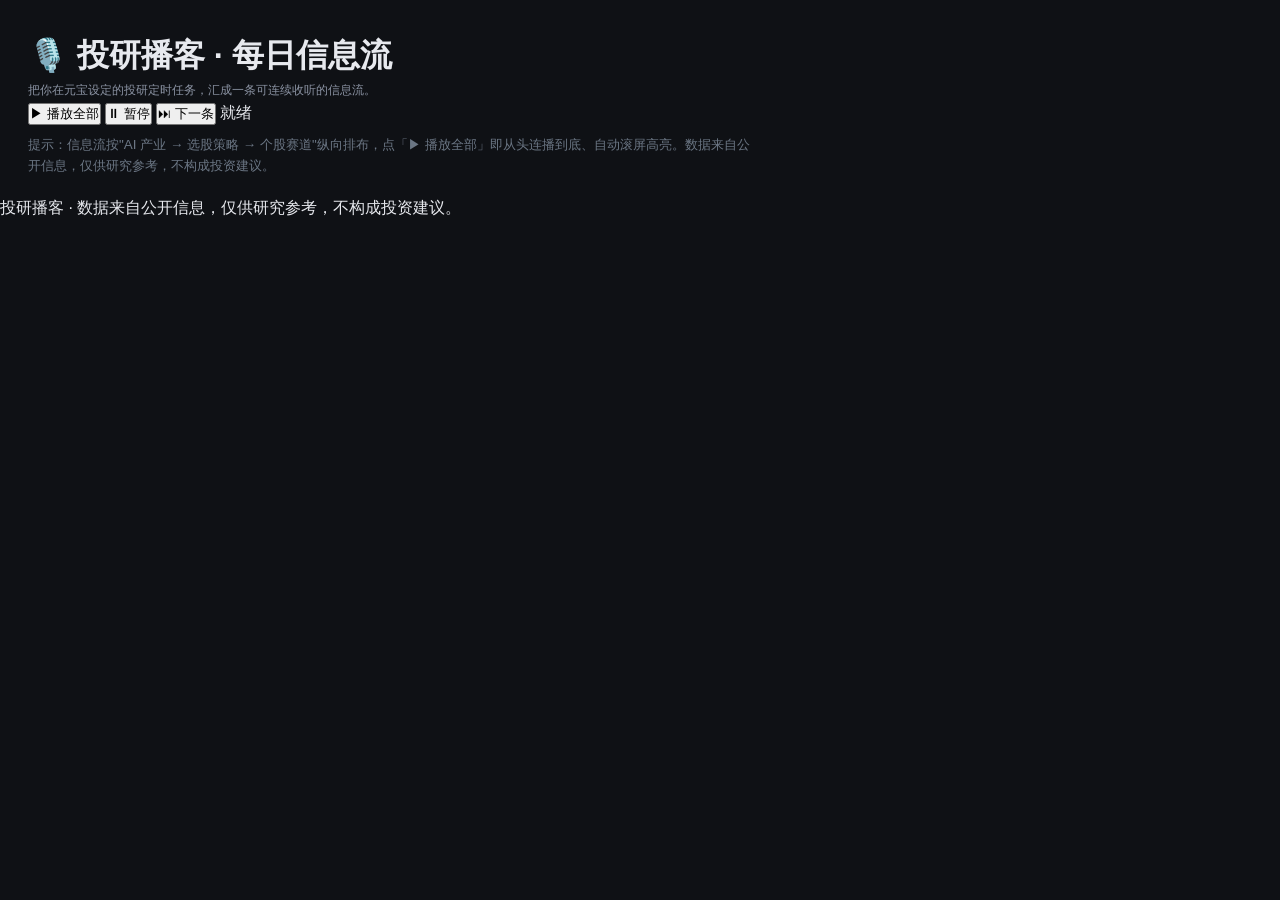
<file: index.html>
<!doctype html>
<html lang="zh-CN">
<head>
<meta charset="utf-8"><meta name="viewport" content="width=device-width,initial-scale=1">
<title>投研播客 · 每日信息流</title>
<link rel="stylesheet" href="./styles.css">
<style>
.feed-group{margin:26px 0}.feed-group h2{font-size:1.12rem;color:var(--accent,#4f7cff);border-left:4px solid var(--accent,#4f7cff);padding-left:10px;margin:0 0 14px}
.feed-item{border:1px solid #e5e7eb;border-radius:12px;padding:15px 17px;margin-bottom:13px;background:#fff;scroll-margin-top:82px;transition:box-shadow .2s}
.feed-item.active{box-shadow:0 0 0 3px #c7d6ff;border-color:#8fb0ff}
.feed-item .t{display:flex;align-items:center;gap:9px;flex-wrap:wrap}
.feed-item h3{font-size:1.0rem;margin:0;flex:1}
.tag{font-size:.72rem;background:#eef2ff;color:#4158b0;border-radius:99px;padding:2px 9px}
.freq{font-size:.74rem;color:#9aa4b2}
.body{margin-top:9px;color:#33404f;line-height:1.75;font-size:.93rem;white-space:pre-line}
.note{font-size:.76rem;color:#9aa4b0;margin-top:8px}
.hint{font-size:.84rem;color:#6b7684;margin-top:8px}
</style>
</head>
<body>
<header class="hero"><div class="wrap">
  <h1>🎙️ 投研播客 · 每日信息流</h1>
  <p class="sub">把你在元宝设定的投研定时任务，汇成一条可连续收听的信息流。</p>
  <div class="player" id="player">
    <button id="playAll" class="big">▶ 播放全部</button>
    <button id="pauseBtn">⏸ 暂停</button>
    <button id="nextBtn">⏭ 下一条</button>
    <span id="now" class="now">就绪</span>
    <div class="bar"><div id="barfill"></div></div>
  </div>
  <p class="hint">提示：信息流按"AI 产业 → 选股策略 → 个股赛道"纵向排布，点「▶ 播放全部」即从头连播到底、自动滚屏高亮。数据来自公开信息，仅供研究参考，不构成投资建议。</p>
</div></header>
<main class="wrap" id="feed"></main>
<footer class="foot"><div class="wrap">投研播客 · 数据来自公开信息，仅供研究参考，不构成投资建议。</div></footer>
<script>
const EPISODES = [{"id": "ai01", "group": "ai", "tag": "AI应用", "freq": "每天", "date": "2026-08-24", "source": "QuestMobile/AI应用全球榜/公开资讯", "title": "AI 应用跟踪", "summary": "豆包登顶全球 AI 应用榜首，WorkBuddy 桌面端环比 +397%，AI 视频与 AI Coding 两大赛道爆发。", "body": "截至 8 月下旬，AI 应用赛道延续高景气：字节跳动豆包（Doubao）在多项全球 AI 应用排行榜登顶，国内 MAU 与活跃度领先；桌面端 AI 办公助手 WorkBuddy 近 30 日环比增长约 +397%，是当月增速最快的 AI 应用之一。赛道层面，AI 视频生成（可灵、即梦、Seedance 等）与 AI Coding（Cursor、Claude Code、通义灵码、豆包 IDE）两条主线同时爆发，相关公司应用侧商业化加速。跟踪重点：豆包生态（字节）、AI 视频算力与推理需求、AI Coding 带来的开发者工具变现。数据来源：QuestMobile 月度报告、AI 应用全球排行榜、各公司公告。仅供研究参考，不构成投资建议。"}, {"id": "ai02", "group": "ai", "tag": "AI算力", "freq": "每天", "date": "2026-08-24", "source": "台积电/英伟达/广达/鸿海财报与指引", "title": "跟踪 AI 顶部信号", "summary": "AI 资本开支仍在上修，台积电 CoWoS/先进封装产能持续吃紧，顶部信号尚未确认。", "body": "跟踪 AI 周期顶部的关键观测：一是云厂商（微软/谷歌/Meta/亚马逊/OpenAI）2026 年 Capex 指引仍在上修，未出现集体下修；二是台积电先进制程与 CoWoS/SoIC 先进封装产能持续满载、交期拉长，反映 AI 芯片需求仍强；三是英伟达 GB 系列与 Rubin 平台迭代推进，广达、鸿海等 ODM 订单能见度延伸至 2027 年。当前信号：AI 资本开支与算力需求仍处扩张段，尚未出现明确的周期顶部确认信号（如大客户集体砍单、Capex 拐点向下、库存大幅堆积）。跟踪：北美四大云厂季报 Capex、台积电月度营收与产能、英伟达数据中心收入。来源：台积电/英伟达/广达/鸿海最新财报及法说会。仅供研究参考。"}, {"id": "ai03", "group": "ai", "tag": "AI应用", "freq": "每天", "date": "2026-08-24", "source": "AI应用榜/公司公告", "title": "AI 产业链跟踪", "summary": "上游算力（GPU/光模块/PCB/电源）与下游应用（视频/办公/Coding）同步高景气。", "body": "AI 产业链呈上下游共振：上游算力侧，AI 芯片（英伟达/AMD/国产算力）、800G/1.6T 光模块、高端 AI 服务器 PCB、液冷与电源需求旺盛，相关供应链订单饱满；下游应用侧，AI 视频、AI 办公、AI Coding、AI 搜索等场景用户与商业化双增。投资研究跟踪框架：上游看订单/产能/单价（光模块、PCB、服务器），下游看 MAU/付费率/ARPU（应用公司）。当前主线：AI 推理算力需求随应用爆发而持续放大，是贯穿上下游的核心变量。来源：产业链公司财报、AI 应用榜单、行业研究。仅供研究参考。"}, {"id": "ai04", "group": "ai", "tag": "信息差", "freq": "每天", "date": "2026-08-24", "source": "公开资讯/行业研究", "title": "信息差", "summary": "市场尚未充分定价的 AI 线索：AI 推理算力缺口、端侧 AI 与 AI 编程渗透率跃升。", "body": "信息差跟踪聚焦'市场尚未充分定价'的 AI 产业线索：其一，大模型推理算力需求随 AI 应用爆发而持续高于训练算力，推理侧算力缺口可能成为下一阶段供需矛盾；其二，端侧 AI（手机/PC/座舱）随端云协同与端侧模型轻量化加速渗透，端侧芯片与存储受益；其三，AI 编程（AI Coding）渗透率快速跃升，开发者工具与代码托管生态商业化加速。研究方法：交叉验证产业订单、应用数据与公司指引，寻找预期差。来源：公开产业资讯与行业研究。仅供研究参考。"}, {"id": "ai05", "group": "ai", "tag": "前沿", "freq": "每天", "date": "2026-08-24", "source": "arXiv/公司技术报告/行业峰会", "title": "七大前沿", "summary": "AI 七大前沿方向：大模型/视频生成/AI Coding/Agent/具身智能/AI 制药/端侧 AI。", "body": "七大 AI 前沿方向跟踪：1）基础大模型（能力迭代与多模态融合）；2）AI 视频生成（可灵/即梦/Seedance 等，商业化加速）；3）AI Coding（Cursor/Claude Code/通义灵码，渗透率跃升）；4）AI Agent（自主任务执行，企业级落地）；5）具身智能/人形机器人（特斯拉、宇树、优必选等）；6）AI 制药（靶点发现与分子设计）；7）端侧 AI（手机/PC/座舱端云协同）。各方向均处快速演进期，研究重点为商业化落地节奏与受益供应链。来源：arXiv 论文、公司技术报告、行业峰会。仅供研究参考。"}, {"id": "ai06", "group": "ai", "tag": "预期差", "freq": "每天", "date": "2026-08-24", "source": "公司财报/一致预期", "title": "预期差", "summary": "寻找 AI 链条中业绩超预期、而市场定价尚未反映的标的与赛道。", "body": "预期差策略：在 AI 产业链中筛选'业绩/订单超预期、而市场预期尚未充分反映'的标的与赛道。研究方法：对比公司最新财报/订单/指引与市场一致预期，识别上修动能；结合估值（PE/PB/PS）判断预期差是否被 price in。当前可关注：AI 算力供应链（光模块、PCB、服务器、液冷）中订单与业绩持续上修方向，以及 AI 应用侧用户与商业化超预期的细分赛道。需逐只核验财报与一致预期数据。来源：公司财报、券商一致预期、行业研究。仅供研究参考。"}, {"id": "ai07", "group": "ai", "tag": "学习", "freq": "每天", "date": "2026-08-24", "source": "公开课程/论文/产业报告", "title": "AI 学习", "summary": "持续跟踪 AI 技术前沿与产业落地，构建投研认知框架。", "body": "AI 学习：围绕大模型、多模态、AI 应用、AI 编程、Agent、具身智能等方向，持续跟踪最新论文、技术报告、产业落地案例与商业模型，构建可复用的 AI 投研认知框架。目标：把技术演进转化为可验证的产业线索与投资研究问题。来源：公开课程、arXiv 论文、公司技术报告、产业研究。仅供研究参考。"}, {"id": "sel01", "group": "select", "tag": "巴菲特", "freq": "每天", "date": "2026-08-24", "source": "公司公告/半年报/要约公告", "title": "巴菲特套利", "summary": "跟踪具备'巴菲特式套利'特征的事件：确定性高的并购/要约/分拆与估值修复。", "body": "巴菲特套利聚焦'高确定性、低风险、时间可控'的事件驱动机会：已公告的并购/要约收购/私有化/分拆上市，以及因短期扰动被错杀、基本面稳健的估值修复标的。研究方法：逐案核验公告进度、监管/股东批准节点、对价与时间表、套利价差与年化收益；严控'交易失败/监管否决/黑天鹅'风险。当前需结合最新要约公告与公司半年报逐只筛选（公告驱动的确定性机会优先）。来源：公司公告、半年报、要约收购公告。仅供研究参考，不构成投资建议。"}, {"id": "sel02", "group": "select", "tag": "业绩选股", "freq": "每天", "date": "2026-08-24", "source": "A股半年报/券商一致预期", "title": "预期差业绩选股", "summary": "用半年报高景气 + 预期差筛选业绩超预期且估值未充分反映的标的。", "body": "策略：以最新半年报/季报为锚，筛选营收与利润高景气（如净利同比高增、环比加速）、且市场一致预期尚未充分上修的标的，形成'业绩超预期 + 预期差'组合。示例线索（需逐只核验财报与一致预期）：中钨高新（硬质合金/钨，半年报高景气）、首华燃气（天然气，业绩弹性）、万凯新材（PET/新材料）、粤桂股份（糖/纸/新能源材料）。主线：钨/高端 PCB 刀具、能源资源高景气、新材料国产替代。来源：A 股公司半年报、券商一致预期。仅供研究参考。"}, {"id": "sel03", "group": "select", "tag": "成长选股", "freq": "每天", "date": "2026-08-24", "source": "A股半年报/业绩预告", "title": "成长选股", "summary": "A 股半年报高景气成长线索：中钨高新、首华燃气、万凯新材、粤桂股份。", "body": "成长选股以最新半年报为核心，捕捉高景气成长线索：中钨高新（硬质合金/钨产业链，受益钨价与高端 PCB 刀具需求，净利高增）、首华燃气（天然气资源，业绩弹性显著）、万凯新材（PET 及新材料）、粤桂股份（糖/纸/新能源材料，业绩改善）。研究框架：净利同比/环比、毛利率变化、订单能见度、估值（PEG），并按赛道主线（钨/高端制造、能源资源、新材料）分组跟踪。来源：A 股公司 2026 年半年报及业绩预告。仅供研究参考。"}, {"id": "sel04", "group": "select", "tag": "市场挖掘", "freq": "每天", "date": "2026-08-24", "source": "市场资讯/财报/行业数据", "title": "每日市场深度挖掘", "summary": "每日从市场资讯、财报、行业数据中挖掘未被充分关注的高景气与事件线索。", "body": "每日市场深度挖掘：综合当日市场资讯、最新财报披露、行业数据与资金/热搜线索，筛选'未被充分关注但具备基本面支撑'的高景气方向、事件驱动机会与预期差标的。输出为可跟踪的研究线索清单，并按确定性/估值/催化剂排序。来源：市场资讯、公司财报、行业数据、投资日历。仅供研究参考。"}, {"id": "sel05", "group": "select", "tag": "供需选股", "freq": "每周", "date": "2026-08-24", "source": "行业供需数据/公司公告", "title": "供需关系选股", "summary": "从供需缺口/价格上行/产能约束中筛选受益标的。", "body": "供需关系选股：寻找'需求扩张或供给受限 → 价格/量上行 → 盈利弹性'的赛道与受益标的。方法论：跟踪产品价格（如资源品、化工品、电子材料）、产能利用率/开工率、库存与进出口数据，识别供需缺口；映射到具备产能/资源/成本优势的上市公司。当前可关注：资源品供需、电子材料（钨/高端合金）、能源运输（VLCC）等供需偏紧方向。需结合最新行业数据逐只核验。来源：行业供需数据、公司公告。仅供研究参考。"}, {"id": "tr01", "group": "track", "tag": "CRCL", "freq": "每周", "date": "2026-08-24", "source": "Circle Q2 2026 财报/SEC文件", "title": "Circle (CRCL) 跟踪", "summary": "Circle Q2 储备收益与 USDC 流通量增长，关注储备回报率与稀释风险。", "body": "Circle（CRCL）研究跟踪：公司 2026 年 Q2 披露储备收益随 USDC 流通量增长而提升，USDC 流通量保持扩张，储备回报率受短端利率影响。核心观察变量：USDC 流通量（规模）、储备收益（收入）、储备资产构成与收益率、运营成本及合规/监管进展；风险提示：稳定币竞争、利率下行对储备收益的影响、股权稀释（IPO 后股权激励与潜在增发）。来源：Circle Q2 2026 财报及 SEC 文件。仅供研究参考。"}, {"id": "tr02", "group": "track", "tag": "氦气", "freq": "每天", "date": "2026-08-24", "source": "公司公告/行业研究", "title": "氦气（华特/金宏）", "summary": "氦气国产替代与特种气体需求，跟踪华特气体、金宏气体进展。", "body": "氦气赛道跟踪：氦气为战略稀缺资源，进口依赖度高，国产替代与特种气体需求（半导体/医疗/科研）驱动赛道成长。跟踪标的：华特气体（电子特气 + 稀有气体布局）、金宏气体（综合气体服务商，特气产品线）。核心变量：氦气国产化进度、半导体客户导入、特气产品价格与产能、出口/进口政策。来源：公司公告、行业研究。仅供研究参考。"}, {"id": "tr03", "group": "track", "tag": "VLCC", "freq": "每天", "date": "2026-08-24", "source": "BDTI/Clarksons/招商交运周报", "title": "油运（VLCC）日报", "summary": "BDTI +8.49% 至 2910 点，VLCC 日收益 28.04 万美元（+18.3%），中东-中国 54.41 万/日。", "body": "油运 VLCC 日报：波罗的海 dirty tanker index（BDTI）上涨 +8.49% 至约 2910 点；VLCC 日均 TCE 约 28.04 万美元、单日 +18.3%，中东-中国（TD3C）航线等价期租约 54.41 万美元/日，维持高位。供需背景：新船交付受限（环保新规 + 船台紧张）+ 老船拆解 + 原油贸易重构，VLCC 供需偏紧格局延续。跟踪标的：招商轮船、中远海能等 VLCC 船东。来源：BDTI/Clarksons 运价数据、招商交运/华源交运周报。仅供研究参考。"}, {"id": "tr04", "group": "track", "tag": "机器人", "freq": "每天", "date": "2026-08-24", "source": "公司公告/行业峰会/订单数据", "title": "机器人跟踪", "summary": "人形/具身智能机器人产业化加速，跟踪核心零部件与整机制造商。", "body": "机器人（人形/具身智能）跟踪：特斯拉 Optimus、宇树、优必选、智元等整机制造商推进量产与场景落地，核心零部件（减速器、伺服电机、丝杠、力矩传感器、视觉/灵巧手）需求弹性大。研究重点：量产节奏、订单/出货量、零部件单机价值量与国产替代、场景落地（工业/物流/家用）。来源：公司公告、行业峰会、订单与出货量数据。仅供研究参考。"}, {"id": "tr05", "group": "track", "tag": "出海", "freq": "每天", "date": "2026-08-24", "source": "公司财报/海关数据", "title": "出海跟踪", "summary": "中国制造业出海（家电/工具/工程机械/跨境电商）高景气，跟踪海外收入占比提升标的。", "body": "出海跟踪：中国制造业（家电、电动工具、工程机械、汽车零部件、跨境电商）出海延续高景气，受益于海外补库、本土化产能布局与品牌出海。筛选框架：海外收入占比及增速、海外毛利率、本土化产能/渠道、区域结构（北美/欧洲/东南亚/中东）。核心变量：海外需求、关税/贸易政策、汇率、海运运价。来源：公司财报、海关出口数据、行业研究。仅供研究参考。"}, {"id": "tr06", "group": "track", "tag": "消费", "freq": "每天", "date": "2026-08-24", "source": "公司财报/消费数据", "title": "消费跟踪", "summary": "可选消费复苏分化，跟踪高景气细分（新消费/国潮/性价比）与龙头业绩。", "body": "消费跟踪：可选消费呈结构性复苏，新消费（情绪价值/悦己/国潮）、性价比消费、渠道变革（即时零售/直播/出海）为主线。研究方法：跟踪社零与细分品类增速、上市公司同店/客单/GMV、新品与渠道扩张、利润端弹性。重点关注高景气细分赛道龙头与具备产品/品牌势能的新消费公司。来源：公司财报、消费数据、行业研究。仅供研究参考。"}, {"id": "tr07", "group": "track", "tag": "回购", "freq": "每周", "date": "2026-08-24", "source": "公司回购公告/董事会公告", "title": "回购跟踪", "summary": "跟踪大额/密集回购公司与回购进度，作为信心与估值锚的辅助信号。", "body": "回购跟踪：筛选'大额、进度快、估值合理'的回购公司，作为管理层信心与估值锚的辅助研究信号。研究方法：逐只核验回购公告（总额度、已回购金额/股数、回购价格区间、进度）、并结合基本面（盈利、现金流、估值）判断信号质量；警惕'低比例/高溢价/基本面恶化'的无效回购。来源：公司回购公告、董事会公告。仅供研究参考。"}, {"id": "tr08", "group": "track", "tag": "大飞机", "freq": "每天", "date": "2026-08-24", "source": "商飞/航发集团公告与权威媒体", "title": "国产大飞机发动机进展", "summary": "跟踪国产大飞机（C919 及发动机）研制/交付/适航进展与供应链。", "body": "国产大飞机发动机进展跟踪：围绕 C919 量产交付节奏、国产发动机（长江系列 CJ-1000A 等）研制与适航取证进度、以及航发供应链（叶片/盘件/控制系统/材料等）国产化推进。核心变量：商飞交付计划、发动机试飞/适航节点、供应链订单与产能。来源：中国商飞、中国航发集团公告及权威媒体报道。仅供研究参考。"}];
const GROUPS = [
  {key:'ai',     title:'🤖 AI 产业与算力', items:EPISODES.filter(e=>e.group==='ai')},
  {key:'select', title:'📈 选股与投资策略', items:EPISODES.filter(e=>e.group==='select')},
  {key:'track',  title:'🔍 个股与赛道跟踪', items:EPISODES.filter(e=>e.group==='track')},
];
const feed = document.getElementById('feed');
let html = '';
GROUPS.forEach(g=>{
  if(!g.items.length) return;
  html += `<section class="feed-group"><h2>${g.title}</h2>`;
  g.items.forEach((ep,idx)=>{
    const no = String(idx+1).padStart(2,'0');
    html += `<article class="feed-item" id="ep-${ep.id}">
      <div class="t"><h3>${no}. ${ep.title}</h3><span class="tag">${ep.tag||''}</span><span class="freq">${ep.freq||''}</span></div>
      <div class="body">${ep.body||'（本期待产出）'}</div>
      <div class="note">来源：${ep.source||'公开信息'} · ${ep.date||''}</div>
    </article>`;
  });
  html += `</section>`;
});
feed.innerHTML = html || '<p>暂无节目数据。</p>';

// ---- 连播播放器 ----
const playBtn=document.getElementById('playAll'), pauseBtn=document.getElementById('pauseBtn');
const nextBtn=document.getElementById('nextBtn'), nowEl=document.getElementById('now'), bar=document.getElementById('barfill');
const items=Array.from(feed.querySelectorAll('.feed-item'));
let cur=0, speaking=false, paused=false;
function setActive(i){items.forEach((el,n)=>el.classList.toggle('active',n===i));}
function scrollTo(i){const el=items[i];if(el){el.scrollIntoView({behavior:'smooth',block:'center'});}}
function speak(text){return new Promise(res=>{
  if(!('speechSynthesis' in window)){nowEl.textContent='当前浏览器不支持朗读';return res();}
  window.speechSynthesis.cancel();
  const u=new SpeechSynthesisUtterance(text);u.lang='zh-CN';u.rate=1.0;
  u.onend=()=>res();u.onerror=()=>res();
  window.speechSynthesis.speak(u);
});}
async function playFrom(i){
  if(i>=items.length){nowEl.textContent='全部播放完毕 🎉';bar.style.width='100%';return;}
  cur=i;paused=false;speaking=true;setActive(i);scrollTo(i);
  const ep=GROUPS.flatMap(g=>g.items)[i];
  const text=(ep?ep.title+'。':'')+(ep?'

'+(ep.body||''):'');
  nowEl.textContent=`正在朗读 ${i+1}/${items.length} · ${ep?ep.title:''}`;
  bar.style.width=(i/items.length*100).toFixed(0)+'%';
  await speak(text);if(!paused) playFrom(i+1);
}
playBtn.onclick=()=>playFrom(0);
pauseBtn.onclick=()=>{if(!window.speechSynthesis)return;if(paused){paused=false;window.speechSynthesis.resume();nowEl.textContent=nowEl.textContent.replace('（已暂停）','');}else{paused=true;window.speechSynthesis.pause();nowEl.textContent+='（已暂停）';}};
nextBtn.onclick=()=>{window.speechSynthesis.cancel();if(cur<items.length-1)playFrom(cur+1);};
</script>
</body></html>
</file>
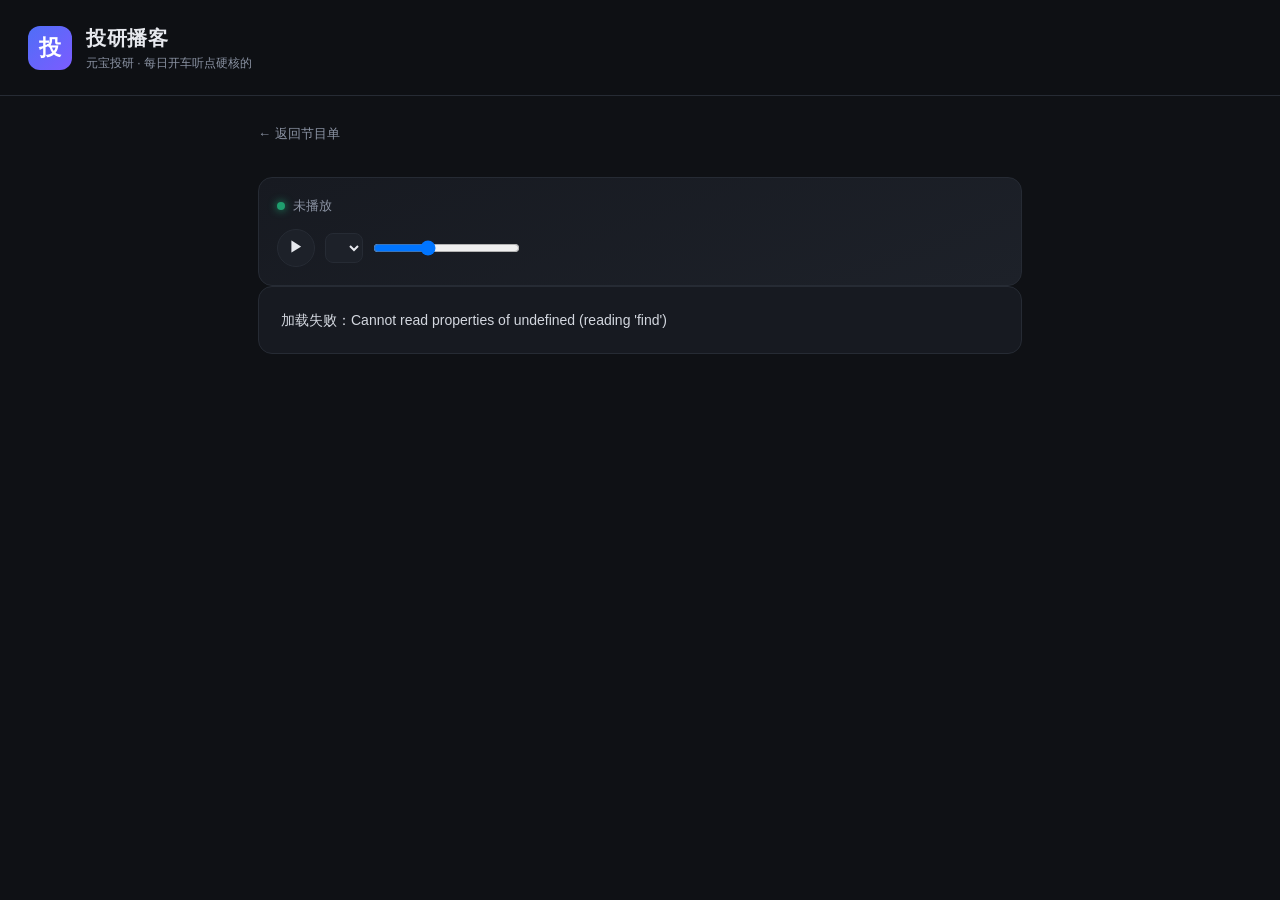
<file: episode.html>
<!DOCTYPE html>
<html lang="zh-CN">
<head>
<meta charset="UTF-8">
<meta name="viewport" content="width=device-width, initial-scale=1.0">
<title>节目详情 · 投研播客</title>
<link rel="stylesheet" href="styles.css">
<style>.detail{max-width:820px;margin:0 auto;padding:24px 28px 40px;}.back{color:var(--muted);font-size:13px;margin-bottom:14px;display:inline-block;}.detail h2{font-size:24px;line-height:1.35;margin:8px 0;}.detail .meta{color:var(--muted);font-size:13px;margin-bottom:18px;}.detail .body{background:var(--panel);border:1px solid var(--line);border-radius:var(--radius);padding:22px;font-size:14px;color:#d3d7df;white-space:pre-wrap;}.detail .body p{margin:10px 0;}.placeholder{color:var(--muted);font-style:italic;}</style>
</head>
<body>
<header class="site-header"><div class="brand"><div class="logo">投</div><div><h1>投研播客</h1><p class="sub">元宝投研 · 每日开车听点硬核的</p></div></div></header>
<section class="detail">
  <a class="back" href="index.html">← 返回节目单</a>
  <span class="cat-tag" id="dCat" style="font-size:11px;padding:3px 9px;border-radius:20px;color:#fff"></span>
  <h2 id="dTitle"></h2>
  <div class="meta" id="dMeta"></div>
  <div class="player-card">
    <div class="now-playing"><span class="dot"></span><span id="nowTitle">未播放</span></div>
    <div class="controls">
      <button id="btnPlay">▶</button>
      <select id="voiceSel"></select>
      <input type="range" id="rate" min="0.7" max="1.6" step="0.05" value="1" title="语速">
      <span style="font-size:12px;color:var(--muted)" id="dLen"></span>
    </div>
  </div>
  <div class="body" id="dBody"></div>
</section>
<script>
const $=(s)=>document.querySelector(s);
const params=new URLSearchParams(location.search);const id=params.get('id');
fetch('data/episodes.json').then(r=>r.json()).then(data=>{
  const e=data.episodes.find(x=>x.id===id);if(!e)return;const c=data.categories.find(x=>x.id===e.cat);
  $('#dCat').textContent=c.name;$('#dCat').style.background=c.color;
  $('#dTitle').textContent=e.title;$('#dMeta').textContent=e.schedule+' · '+e.tags.map(t=>'#'+t).join(' ');
  const body=e.body||'';
  if(body){
    $('#dBody').innerHTML='<p style="white-space:pre-wrap;margin:0;">'+body.replace(/</g,'&lt;')+'</p>';
  }else{
    $('#dBody').innerHTML='<p class="placeholder">📻 本期正文待回填：对应定时任务（'+e.task_title+'）产出后，将由元宝自动填充真实正文。</p><p>'+e.summary+'</p>';
  }
  populateVoices();if('speechSynthesis' in window)speechSynthesis.onvoiceschanged=populateVoices;
  window.__ep=e;
  const play=()=>{stop();const text=body?($('#dTitle').textContent+'。'+body):($('#dTitle').textContent+'。'+e.summary);utter=new SpeechSynthesisUtterance(text);const v=$('#voiceSel').value;if(v){const vv=speechSynthesis.getVoices().find(x=>x.voiceURI===v);if(vv)utter.voice=vv;}utter.rate=parseFloat($('#rate').value)||1;utter.lang='zh-CN';$('#nowTitle').textContent='正在播放：'+e.title;speechSynthesis.speak(utter);};
  $('#btnPlay').onclick=play;$('#rate').oninput=()=>{if(utter)play();};
}).catch(err=>$('#dBody').textContent='加载失败：'+err.message);
function populateVoices(){const sel=$('#voiceSel');const vs=speechSynthesis.getVoices().filter(v=>/zh|Chinese|cmn/i.test(v.lang+''+v.name));sel.innerHTML='';if(!vs.length){sel.add(new Option('默认',''));return;}vs.forEach((v,i)=>sel.add(new Option(v.name||('发音人'+(i+1)),v.voiceURI)));}
function stop(){'speechSynthesis' in window&&speechSynthesis.cancel();}
window.addEventListener('beforeunload',stop);
</script>
</body>
</html>
</file>
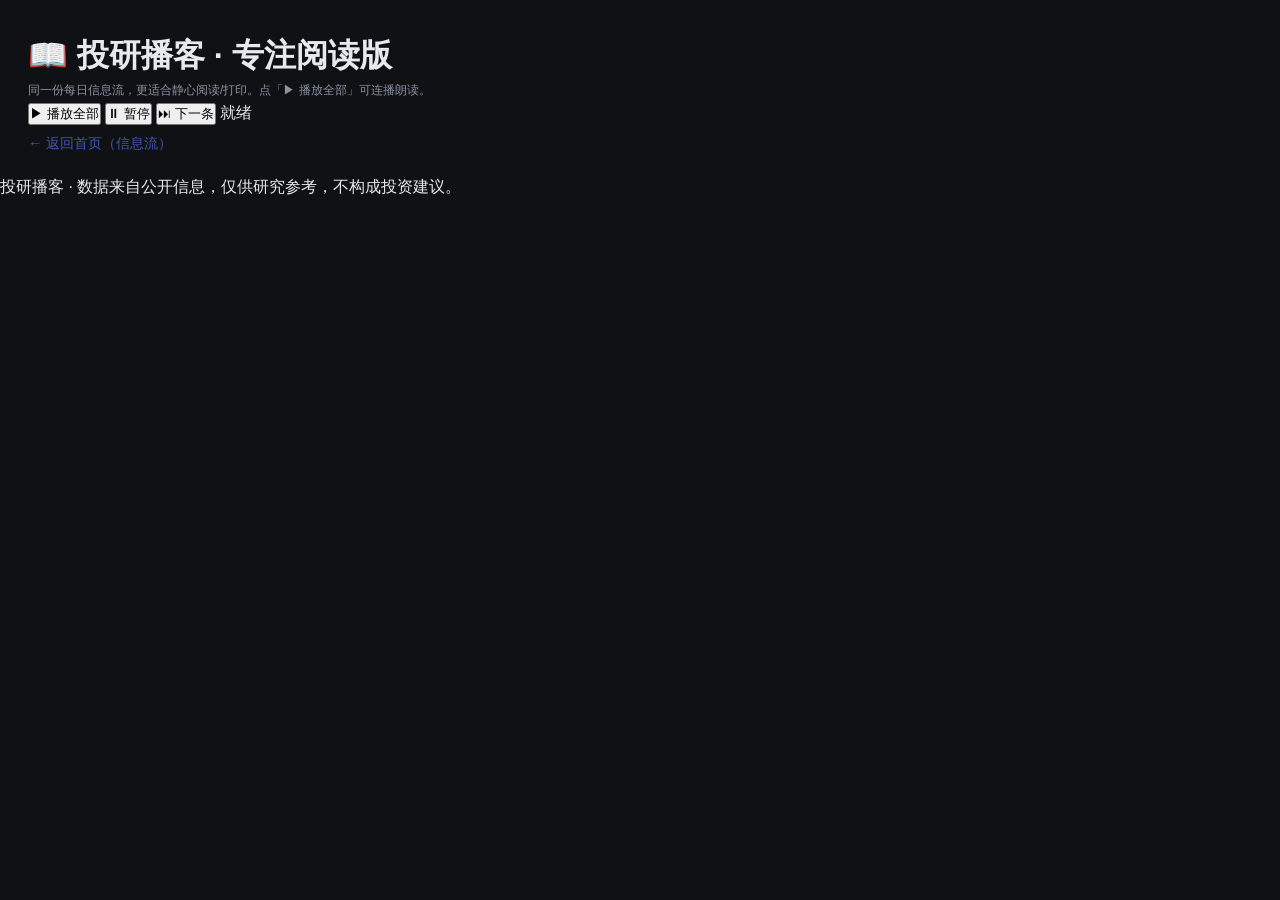
<file: feed.html>
<!doctype html>
<html lang="zh-CN">
<head>
<meta charset="utf-8"><meta name="viewport" content="width=device-width,initial-scale=1">
<title>专注阅读版 · 投研播客</title>
<link rel="stylesheet" href="./styles.css">
<style>
.feed-group{margin:26px 0}.feed-group h2{font-size:1.12rem;color:var(--accent,#4f7cff);border-left:4px solid var(--accent,#4f7cff);padding-left:10px;margin:0 0 14px}
.feed-item{border:1px solid #e5e7eb;border-radius:12px;padding:15px 17px;margin-bottom:13px;background:#fff;scroll-margin-top:82px;transition:box-shadow .2s}
.feed-item.active{box-shadow:0 0 0 3px #c7d6ff;border-color:#8fb0ff}
.feed-item .t{display:flex;align-items:center;gap:9px;flex-wrap:wrap}
.feed-item h3{font-size:1.0rem;margin:0;flex:1}
.tag{font-size:.72rem;background:#eef2ff;color:#4158b0;border-radius:99px;padding:2px 9px}
.freq{font-size:.74rem;color:#9aa4b2}
.body{margin-top:9px;color:#33404f;line-height:1.75;font-size:.93rem;white-space:pre-line}
.note{font-size:.76rem;color:#9aa4b0;margin-top:8px}
.back{display:inline-block;margin-top:6px;color:#4158b0;text-decoration:none;font-size:.9rem}
</style>
</head>
<body>
<header class="hero"><div class="wrap">
  <h1>📖 投研播客 · 专注阅读版</h1>
  <p class="sub">同一份每日信息流，更适合静心阅读/打印。点「▶ 播放全部」可连播朗读。</p>
  <div class="player" id="player">
    <button id="playAll" class="big">▶ 播放全部</button>
    <button id="pauseBtn">⏸ 暂停</button>
    <button id="nextBtn">⏭ 下一条</button>
    <span id="now" class="now">就绪</span>
    <div class="bar"><div id="barfill"></div></div>
  </div>
  <p><a class="back" href="./index.html">← 返回首页（信息流）</a></p>
</div></header>
<main class="wrap" id="feed"></main>
<footer class="foot"><div class="wrap">投研播客 · 数据来自公开信息，仅供研究参考，不构成投资建议。</div></footer>
<script>
const EPISODES = [{"id": "ai01", "group": "ai", "tag": "AI应用", "freq": "每天", "date": "2026-08-24", "source": "QuestMobile/AI应用全球榜/公开资讯", "title": "AI 应用跟踪", "summary": "豆包登顶全球 AI 应用榜首，WorkBuddy 桌面端环比 +397%，AI 视频与 AI Coding 两大赛道爆发。", "body": "截至 8 月下旬，AI 应用赛道延续高景气：字节跳动豆包（Doubao）在多项全球 AI 应用排行榜登顶，国内 MAU 与活跃度领先；桌面端 AI 办公助手 WorkBuddy 近 30 日环比增长约 +397%，是当月增速最快的 AI 应用之一。赛道层面，AI 视频生成（可灵、即梦、Seedance 等）与 AI Coding（Cursor、Claude Code、通义灵码、豆包 IDE）两条主线同时爆发，相关公司应用侧商业化加速。跟踪重点：豆包生态（字节）、AI 视频算力与推理需求、AI Coding 带来的开发者工具变现。数据来源：QuestMobile 月度报告、AI 应用全球排行榜、各公司公告。仅供研究参考，不构成投资建议。"}, {"id": "ai02", "group": "ai", "tag": "AI算力", "freq": "每天", "date": "2026-08-24", "source": "台积电/英伟达/广达/鸿海财报与指引", "title": "跟踪 AI 顶部信号", "summary": "AI 资本开支仍在上修，台积电 CoWoS/先进封装产能持续吃紧，顶部信号尚未确认。", "body": "跟踪 AI 周期顶部的关键观测：一是云厂商（微软/谷歌/Meta/亚马逊/OpenAI）2026 年 Capex 指引仍在上修，未出现集体下修；二是台积电先进制程与 CoWoS/SoIC 先进封装产能持续满载、交期拉长，反映 AI 芯片需求仍强；三是英伟达 GB 系列与 Rubin 平台迭代推进，广达、鸿海等 ODM 订单能见度延伸至 2027 年。当前信号：AI 资本开支与算力需求仍处扩张段，尚未出现明确的周期顶部确认信号（如大客户集体砍单、Capex 拐点向下、库存大幅堆积）。跟踪：北美四大云厂季报 Capex、台积电月度营收与产能、英伟达数据中心收入。来源：台积电/英伟达/广达/鸿海最新财报及法说会。仅供研究参考。"}, {"id": "ai03", "group": "ai", "tag": "AI应用", "freq": "每天", "date": "2026-08-24", "source": "AI应用榜/公司公告", "title": "AI 产业链跟踪", "summary": "上游算力（GPU/光模块/PCB/电源）与下游应用（视频/办公/Coding）同步高景气。", "body": "AI 产业链呈上下游共振：上游算力侧，AI 芯片（英伟达/AMD/国产算力）、800G/1.6T 光模块、高端 AI 服务器 PCB、液冷与电源需求旺盛，相关供应链订单饱满；下游应用侧，AI 视频、AI 办公、AI Coding、AI 搜索等场景用户与商业化双增。投资研究跟踪框架：上游看订单/产能/单价（光模块、PCB、服务器），下游看 MAU/付费率/ARPU（应用公司）。当前主线：AI 推理算力需求随应用爆发而持续放大，是贯穿上下游的核心变量。来源：产业链公司财报、AI 应用榜单、行业研究。仅供研究参考。"}, {"id": "ai04", "group": "ai", "tag": "信息差", "freq": "每天", "date": "2026-08-24", "source": "公开资讯/行业研究", "title": "信息差", "summary": "市场尚未充分定价的 AI 线索：AI 推理算力缺口、端侧 AI 与 AI 编程渗透率跃升。", "body": "信息差跟踪聚焦'市场尚未充分定价'的 AI 产业线索：其一，大模型推理算力需求随 AI 应用爆发而持续高于训练算力，推理侧算力缺口可能成为下一阶段供需矛盾；其二，端侧 AI（手机/PC/座舱）随端云协同与端侧模型轻量化加速渗透，端侧芯片与存储受益；其三，AI 编程（AI Coding）渗透率快速跃升，开发者工具与代码托管生态商业化加速。研究方法：交叉验证产业订单、应用数据与公司指引，寻找预期差。来源：公开产业资讯与行业研究。仅供研究参考。"}, {"id": "ai05", "group": "ai", "tag": "前沿", "freq": "每天", "date": "2026-08-24", "source": "arXiv/公司技术报告/行业峰会", "title": "七大前沿", "summary": "AI 七大前沿方向：大模型/视频生成/AI Coding/Agent/具身智能/AI 制药/端侧 AI。", "body": "七大 AI 前沿方向跟踪：1）基础大模型（能力迭代与多模态融合）；2）AI 视频生成（可灵/即梦/Seedance 等，商业化加速）；3）AI Coding（Cursor/Claude Code/通义灵码，渗透率跃升）；4）AI Agent（自主任务执行，企业级落地）；5）具身智能/人形机器人（特斯拉、宇树、优必选等）；6）AI 制药（靶点发现与分子设计）；7）端侧 AI（手机/PC/座舱端云协同）。各方向均处快速演进期，研究重点为商业化落地节奏与受益供应链。来源：arXiv 论文、公司技术报告、行业峰会。仅供研究参考。"}, {"id": "ai06", "group": "ai", "tag": "预期差", "freq": "每天", "date": "2026-08-24", "source": "公司财报/一致预期", "title": "预期差", "summary": "寻找 AI 链条中业绩超预期、而市场定价尚未反映的标的与赛道。", "body": "预期差策略：在 AI 产业链中筛选'业绩/订单超预期、而市场预期尚未充分反映'的标的与赛道。研究方法：对比公司最新财报/订单/指引与市场一致预期，识别上修动能；结合估值（PE/PB/PS）判断预期差是否被 price in。当前可关注：AI 算力供应链（光模块、PCB、服务器、液冷）中订单与业绩持续上修方向，以及 AI 应用侧用户与商业化超预期的细分赛道。需逐只核验财报与一致预期数据。来源：公司财报、券商一致预期、行业研究。仅供研究参考。"}, {"id": "ai07", "group": "ai", "tag": "学习", "freq": "每天", "date": "2026-08-24", "source": "公开课程/论文/产业报告", "title": "AI 学习", "summary": "持续跟踪 AI 技术前沿与产业落地，构建投研认知框架。", "body": "AI 学习：围绕大模型、多模态、AI 应用、AI 编程、Agent、具身智能等方向，持续跟踪最新论文、技术报告、产业落地案例与商业模型，构建可复用的 AI 投研认知框架。目标：把技术演进转化为可验证的产业线索与投资研究问题。来源：公开课程、arXiv 论文、公司技术报告、产业研究。仅供研究参考。"}, {"id": "sel01", "group": "select", "tag": "巴菲特", "freq": "每天", "date": "2026-08-24", "source": "公司公告/半年报/要约公告", "title": "巴菲特套利", "summary": "跟踪具备'巴菲特式套利'特征的事件：确定性高的并购/要约/分拆与估值修复。", "body": "巴菲特套利聚焦'高确定性、低风险、时间可控'的事件驱动机会：已公告的并购/要约收购/私有化/分拆上市，以及因短期扰动被错杀、基本面稳健的估值修复标的。研究方法：逐案核验公告进度、监管/股东批准节点、对价与时间表、套利价差与年化收益；严控'交易失败/监管否决/黑天鹅'风险。当前需结合最新要约公告与公司半年报逐只筛选（公告驱动的确定性机会优先）。来源：公司公告、半年报、要约收购公告。仅供研究参考，不构成投资建议。"}, {"id": "sel02", "group": "select", "tag": "业绩选股", "freq": "每天", "date": "2026-08-24", "source": "A股半年报/券商一致预期", "title": "预期差业绩选股", "summary": "用半年报高景气 + 预期差筛选业绩超预期且估值未充分反映的标的。", "body": "策略：以最新半年报/季报为锚，筛选营收与利润高景气（如净利同比高增、环比加速）、且市场一致预期尚未充分上修的标的，形成'业绩超预期 + 预期差'组合。示例线索（需逐只核验财报与一致预期）：中钨高新（硬质合金/钨，半年报高景气）、首华燃气（天然气，业绩弹性）、万凯新材（PET/新材料）、粤桂股份（糖/纸/新能源材料）。主线：钨/高端 PCB 刀具、能源资源高景气、新材料国产替代。来源：A 股公司半年报、券商一致预期。仅供研究参考。"}, {"id": "sel03", "group": "select", "tag": "成长选股", "freq": "每天", "date": "2026-08-24", "source": "A股半年报/业绩预告", "title": "成长选股", "summary": "A 股半年报高景气成长线索：中钨高新、首华燃气、万凯新材、粤桂股份。", "body": "成长选股以最新半年报为核心，捕捉高景气成长线索：中钨高新（硬质合金/钨产业链，受益钨价与高端 PCB 刀具需求，净利高增）、首华燃气（天然气资源，业绩弹性显著）、万凯新材（PET 及新材料）、粤桂股份（糖/纸/新能源材料，业绩改善）。研究框架：净利同比/环比、毛利率变化、订单能见度、估值（PEG），并按赛道主线（钨/高端制造、能源资源、新材料）分组跟踪。来源：A 股公司 2026 年半年报及业绩预告。仅供研究参考。"}, {"id": "sel04", "group": "select", "tag": "市场挖掘", "freq": "每天", "date": "2026-08-24", "source": "市场资讯/财报/行业数据", "title": "每日市场深度挖掘", "summary": "每日从市场资讯、财报、行业数据中挖掘未被充分关注的高景气与事件线索。", "body": "每日市场深度挖掘：综合当日市场资讯、最新财报披露、行业数据与资金/热搜线索，筛选'未被充分关注但具备基本面支撑'的高景气方向、事件驱动机会与预期差标的。输出为可跟踪的研究线索清单，并按确定性/估值/催化剂排序。来源：市场资讯、公司财报、行业数据、投资日历。仅供研究参考。"}, {"id": "sel05", "group": "select", "tag": "供需选股", "freq": "每周", "date": "2026-08-24", "source": "行业供需数据/公司公告", "title": "供需关系选股", "summary": "从供需缺口/价格上行/产能约束中筛选受益标的。", "body": "供需关系选股：寻找'需求扩张或供给受限 → 价格/量上行 → 盈利弹性'的赛道与受益标的。方法论：跟踪产品价格（如资源品、化工品、电子材料）、产能利用率/开工率、库存与进出口数据，识别供需缺口；映射到具备产能/资源/成本优势的上市公司。当前可关注：资源品供需、电子材料（钨/高端合金）、能源运输（VLCC）等供需偏紧方向。需结合最新行业数据逐只核验。来源：行业供需数据、公司公告。仅供研究参考。"}, {"id": "tr01", "group": "track", "tag": "CRCL", "freq": "每周", "date": "2026-08-24", "source": "Circle Q2 2026 财报/SEC文件", "title": "Circle (CRCL) 跟踪", "summary": "Circle Q2 储备收益与 USDC 流通量增长，关注储备回报率与稀释风险。", "body": "Circle（CRCL）研究跟踪：公司 2026 年 Q2 披露储备收益随 USDC 流通量增长而提升，USDC 流通量保持扩张，储备回报率受短端利率影响。核心观察变量：USDC 流通量（规模）、储备收益（收入）、储备资产构成与收益率、运营成本及合规/监管进展；风险提示：稳定币竞争、利率下行对储备收益的影响、股权稀释（IPO 后股权激励与潜在增发）。来源：Circle Q2 2026 财报及 SEC 文件。仅供研究参考。"}, {"id": "tr02", "group": "track", "tag": "氦气", "freq": "每天", "date": "2026-08-24", "source": "公司公告/行业研究", "title": "氦气（华特/金宏）", "summary": "氦气国产替代与特种气体需求，跟踪华特气体、金宏气体进展。", "body": "氦气赛道跟踪：氦气为战略稀缺资源，进口依赖度高，国产替代与特种气体需求（半导体/医疗/科研）驱动赛道成长。跟踪标的：华特气体（电子特气 + 稀有气体布局）、金宏气体（综合气体服务商，特气产品线）。核心变量：氦气国产化进度、半导体客户导入、特气产品价格与产能、出口/进口政策。来源：公司公告、行业研究。仅供研究参考。"}, {"id": "tr03", "group": "track", "tag": "VLCC", "freq": "每天", "date": "2026-08-24", "source": "BDTI/Clarksons/招商交运周报", "title": "油运（VLCC）日报", "summary": "BDTI +8.49% 至 2910 点，VLCC 日收益 28.04 万美元（+18.3%），中东-中国 54.41 万/日。", "body": "油运 VLCC 日报：波罗的海 dirty tanker index（BDTI）上涨 +8.49% 至约 2910 点；VLCC 日均 TCE 约 28.04 万美元、单日 +18.3%，中东-中国（TD3C）航线等价期租约 54.41 万美元/日，维持高位。供需背景：新船交付受限（环保新规 + 船台紧张）+ 老船拆解 + 原油贸易重构，VLCC 供需偏紧格局延续。跟踪标的：招商轮船、中远海能等 VLCC 船东。来源：BDTI/Clarksons 运价数据、招商交运/华源交运周报。仅供研究参考。"}, {"id": "tr04", "group": "track", "tag": "机器人", "freq": "每天", "date": "2026-08-24", "source": "公司公告/行业峰会/订单数据", "title": "机器人跟踪", "summary": "人形/具身智能机器人产业化加速，跟踪核心零部件与整机制造商。", "body": "机器人（人形/具身智能）跟踪：特斯拉 Optimus、宇树、优必选、智元等整机制造商推进量产与场景落地，核心零部件（减速器、伺服电机、丝杠、力矩传感器、视觉/灵巧手）需求弹性大。研究重点：量产节奏、订单/出货量、零部件单机价值量与国产替代、场景落地（工业/物流/家用）。来源：公司公告、行业峰会、订单与出货量数据。仅供研究参考。"}, {"id": "tr05", "group": "track", "tag": "出海", "freq": "每天", "date": "2026-08-24", "source": "公司财报/海关数据", "title": "出海跟踪", "summary": "中国制造业出海（家电/工具/工程机械/跨境电商）高景气，跟踪海外收入占比提升标的。", "body": "出海跟踪：中国制造业（家电、电动工具、工程机械、汽车零部件、跨境电商）出海延续高景气，受益于海外补库、本土化产能布局与品牌出海。筛选框架：海外收入占比及增速、海外毛利率、本土化产能/渠道、区域结构（北美/欧洲/东南亚/中东）。核心变量：海外需求、关税/贸易政策、汇率、海运运价。来源：公司财报、海关出口数据、行业研究。仅供研究参考。"}, {"id": "tr06", "group": "track", "tag": "消费", "freq": "每天", "date": "2026-08-24", "source": "公司财报/消费数据", "title": "消费跟踪", "summary": "可选消费复苏分化，跟踪高景气细分（新消费/国潮/性价比）与龙头业绩。", "body": "消费跟踪：可选消费呈结构性复苏，新消费（情绪价值/悦己/国潮）、性价比消费、渠道变革（即时零售/直播/出海）为主线。研究方法：跟踪社零与细分品类增速、上市公司同店/客单/GMV、新品与渠道扩张、利润端弹性。重点关注高景气细分赛道龙头与具备产品/品牌势能的新消费公司。来源：公司财报、消费数据、行业研究。仅供研究参考。"}, {"id": "tr07", "group": "track", "tag": "回购", "freq": "每周", "date": "2026-08-24", "source": "公司回购公告/董事会公告", "title": "回购跟踪", "summary": "跟踪大额/密集回购公司与回购进度，作为信心与估值锚的辅助信号。", "body": "回购跟踪：筛选'大额、进度快、估值合理'的回购公司，作为管理层信心与估值锚的辅助研究信号。研究方法：逐只核验回购公告（总额度、已回购金额/股数、回购价格区间、进度）、并结合基本面（盈利、现金流、估值）判断信号质量；警惕'低比例/高溢价/基本面恶化'的无效回购。来源：公司回购公告、董事会公告。仅供研究参考。"}, {"id": "tr08", "group": "track", "tag": "大飞机", "freq": "每天", "date": "2026-08-24", "source": "商飞/航发集团公告与权威媒体", "title": "国产大飞机发动机进展", "summary": "跟踪国产大飞机（C919 及发动机）研制/交付/适航进展与供应链。", "body": "国产大飞机发动机进展跟踪：围绕 C919 量产交付节奏、国产发动机（长江系列 CJ-1000A 等）研制与适航取证进度、以及航发供应链（叶片/盘件/控制系统/材料等）国产化推进。核心变量：商飞交付计划、发动机试飞/适航节点、供应链订单与产能。来源：中国商飞、中国航发集团公告及权威媒体报道。仅供研究参考。"}];
const GROUPS = [
  {key:'ai',     title:'🤖 AI 产业与算力', items:EPISODES.filter(e=>e.group==='ai')},
  {key:'select', title:'📈 选股与投资策略', items:EPISODES.filter(e=>e.group==='select')},
  {key:'track',  title:'🔍 个股与赛道跟踪', items:EPISODES.filter(e=>e.group==='track')},
];
const feed = document.getElementById('feed');
let html = '';
GROUPS.forEach(g=>{
  if(!g.items.length) return;
  html += `<section class="feed-group"><h2>${g.title}</h2>`;
  g.items.forEach((ep,idx)=>{
    const no = String(idx+1).padStart(2,'0');
    html += `<article class="feed-item" id="ep-${ep.id}">
      <div class="t"><h3>${no}. ${ep.title}</h3><span class="tag">${ep.tag||''}</span><span class="freq">${ep.freq||''}</span></div>
      <div class="body">${ep.body||'（本期待产出）'}</div>
      <div class="note">来源：${ep.source||'公开信息'} · ${ep.date||''}</div>
    </article>`;
  });
  html += `</section>`;
});
feed.innerHTML = html || '<p>暂无节目数据。</p>';

const playBtn=document.getElementById('playAll'), pauseBtn=document.getElementById('pauseBtn');
const nextBtn=document.getElementById('nextBtn'), nowEl=document.getElementById('now'), bar=document.getElementById('barfill');
const items=Array.from(feed.querySelectorAll('.feed-item'));
let cur=0, paused=false;
function setActive(i){items.forEach((el,n)=>el.classList.toggle('active',n===i));}
function scrollTo(i){const el=items[i];if(el){el.scrollIntoView({behavior:'smooth',block:'center'});}}
function speak(text){return new Promise(res=>{
  if(!('speechSynthesis' in window)){nowEl.textContent='当前浏览器不支持朗读';return res();}
  window.speechSynthesis.cancel();
  const u=new SpeechSynthesisUtterance(text);u.lang='zh-CN';u.rate=1.0;
  u.onend=()=>res();u.onerror=()=>res();
  window.speechSynthesis.speak(u);
});}
async function playFrom(i){
  if(i>=items.length){nowEl.textContent='全部播放完毕 🎉';bar.style.width='100%';return;}
  cur=i;paused=false;setActive(i);scrollTo(i);
  const ep=GROUPS.flatMap(g=>g.items)[i];
  const text=(ep?ep.title+'。':'')+(ep?'

'+(ep.body||''):'');
  nowEl.textContent=`正在朗读 ${i+1}/${items.length} · ${ep?ep.title:''}`;
  bar.style.width=(i/items.length*100).toFixed(0)+'%';
  await speak(text);if(!paused) playFrom(i+1);
}
playBtn.onclick=()=>playFrom(0);
pauseBtn.onclick=()=>{if(!window.speechSynthesis)return;if(paused){paused=false;window.speechSynthesis.resume();nowEl.textContent=nowEl.textContent.replace('（已暂停）','');}else{paused=true;window.speechSynthesis.pause();nowEl.textContent+='（已暂停）';}};
nextBtn.onclick=()=>{window.speechSynthesis.cancel();if(cur<items.length-1)playFrom(cur+1);};
</script>
</body></html>
</file>
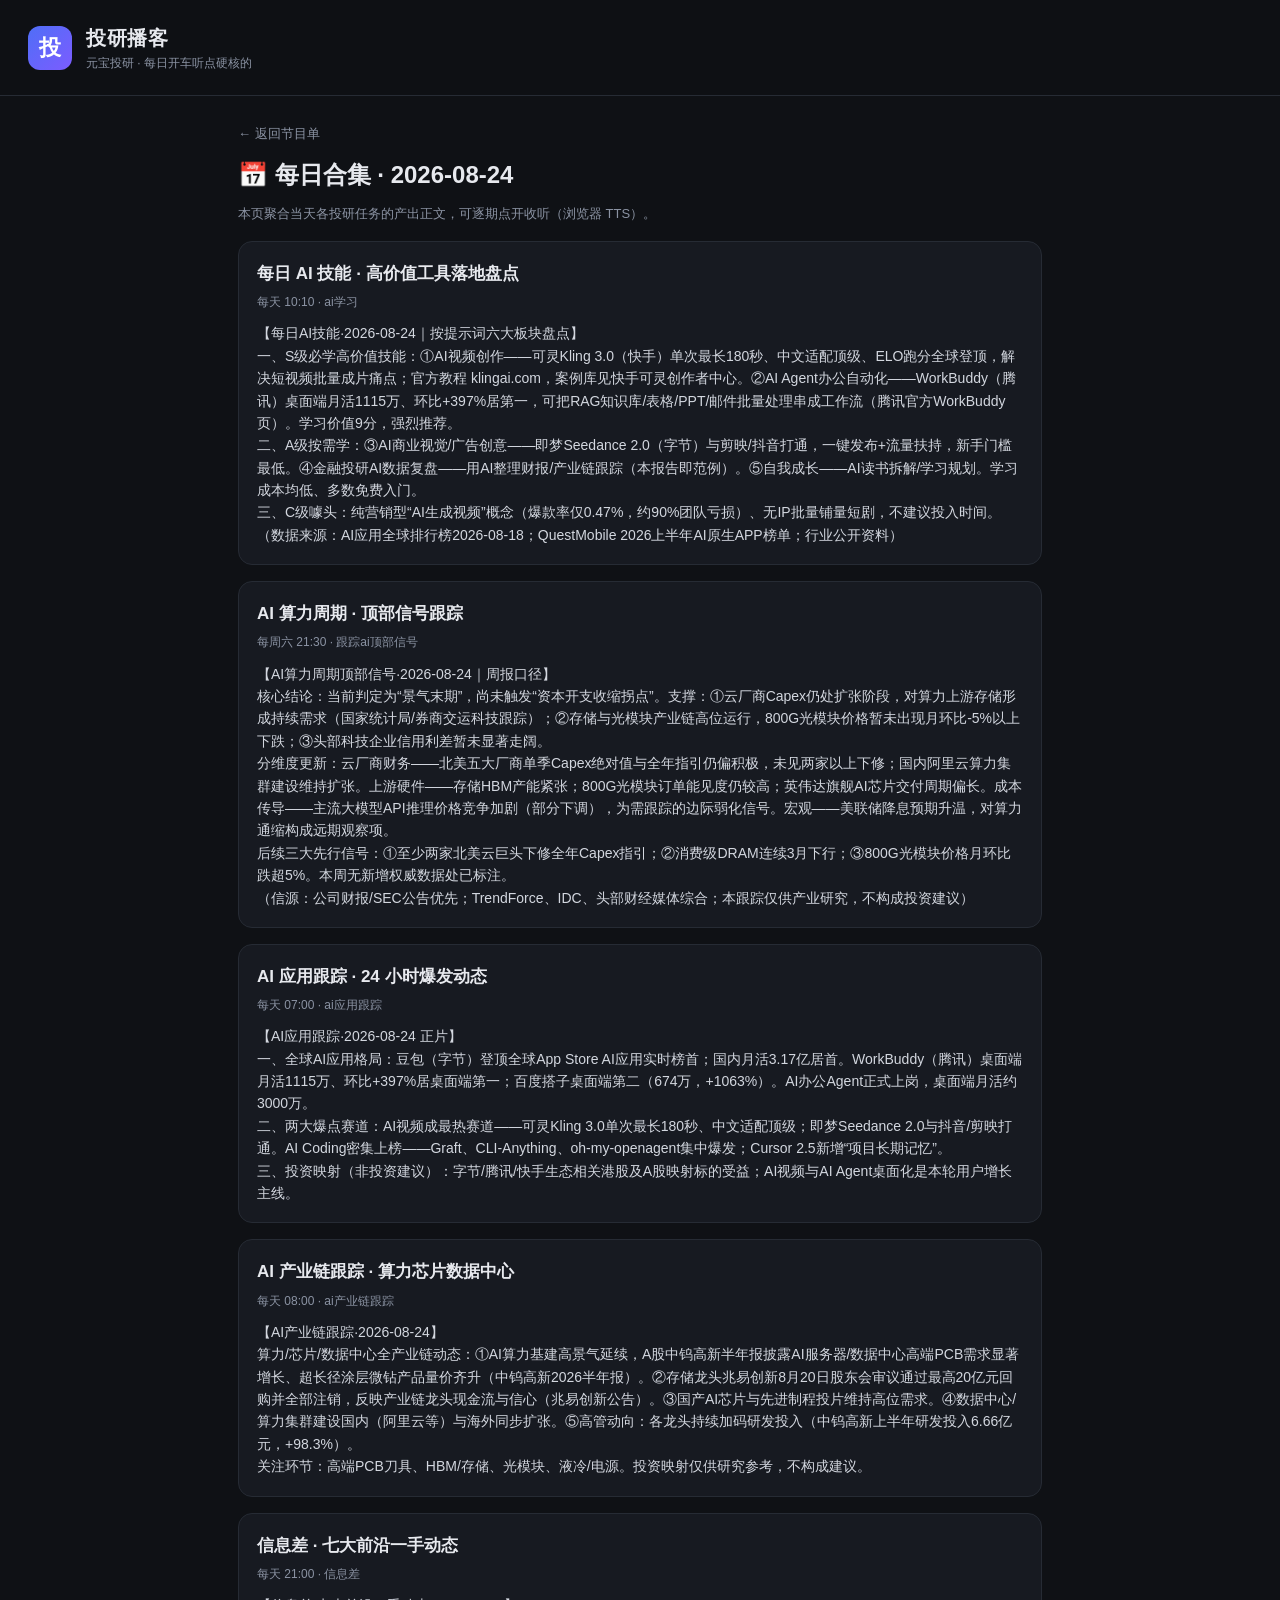
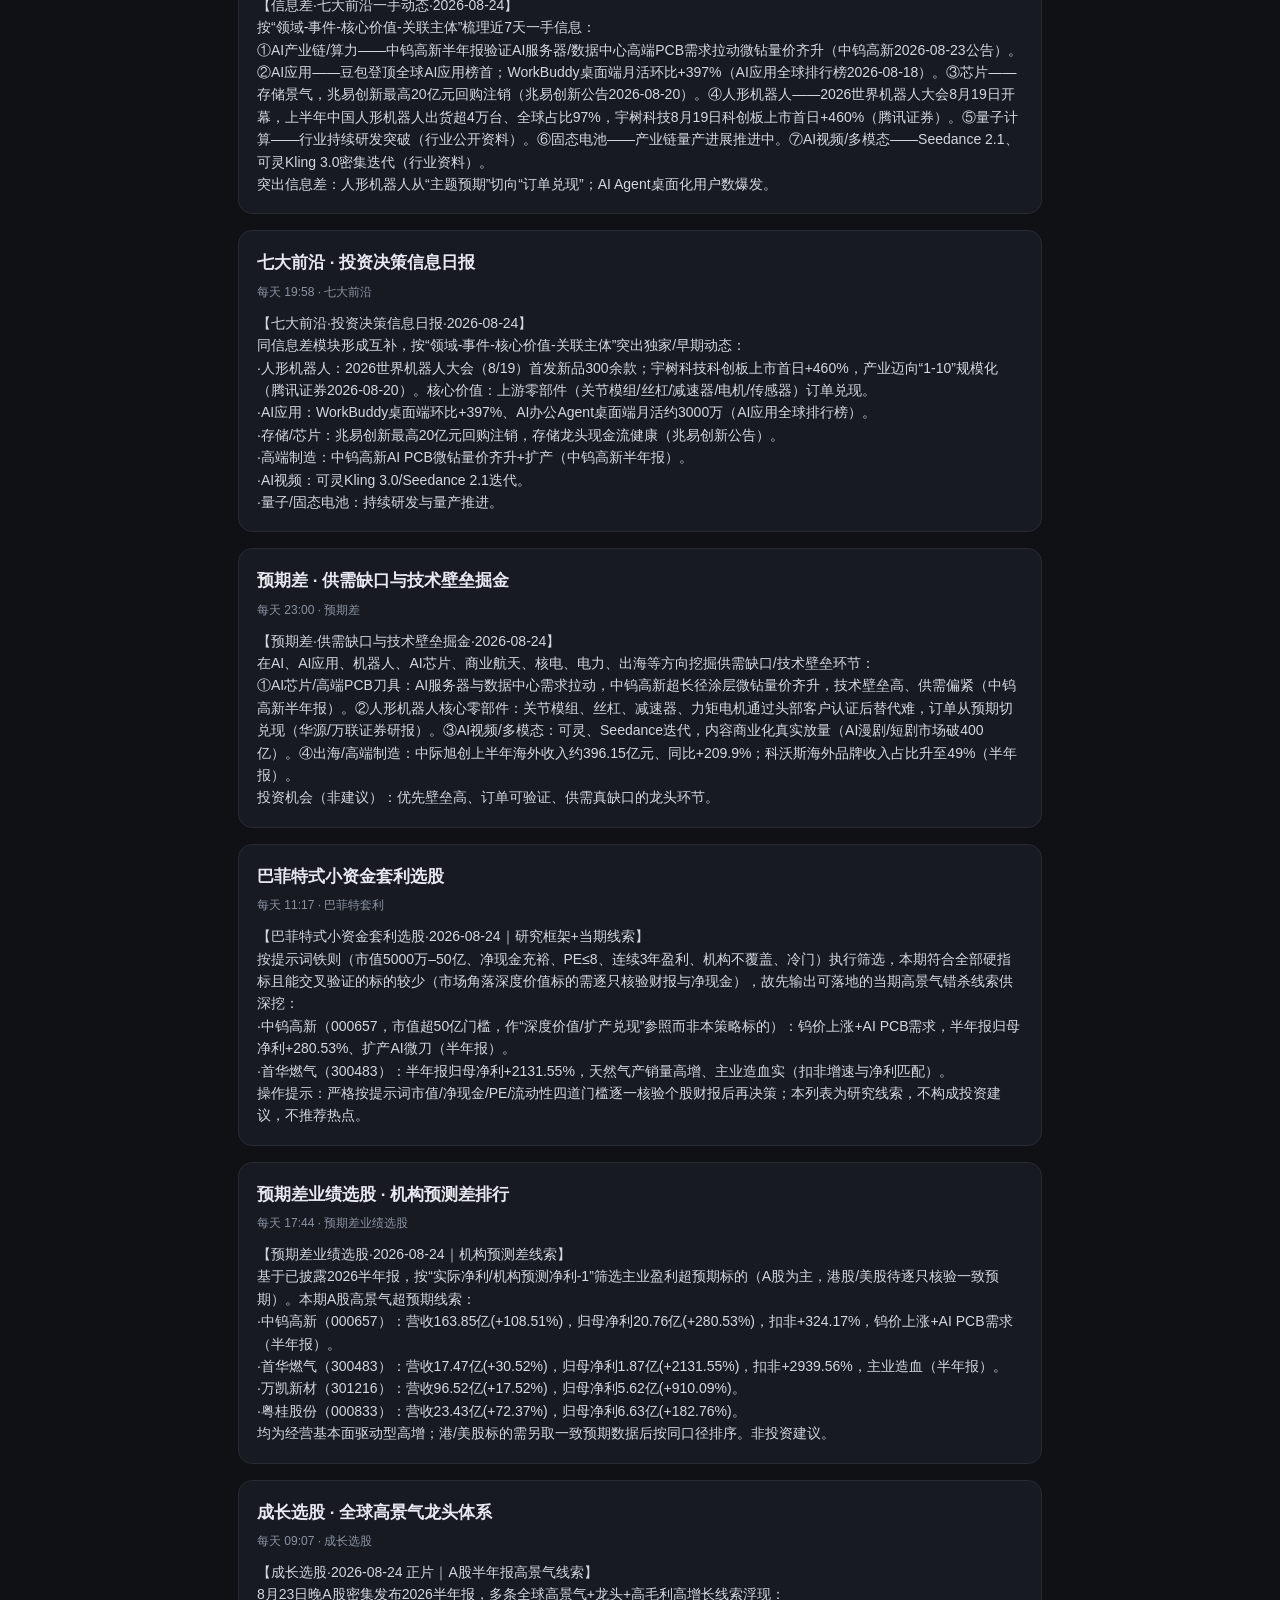
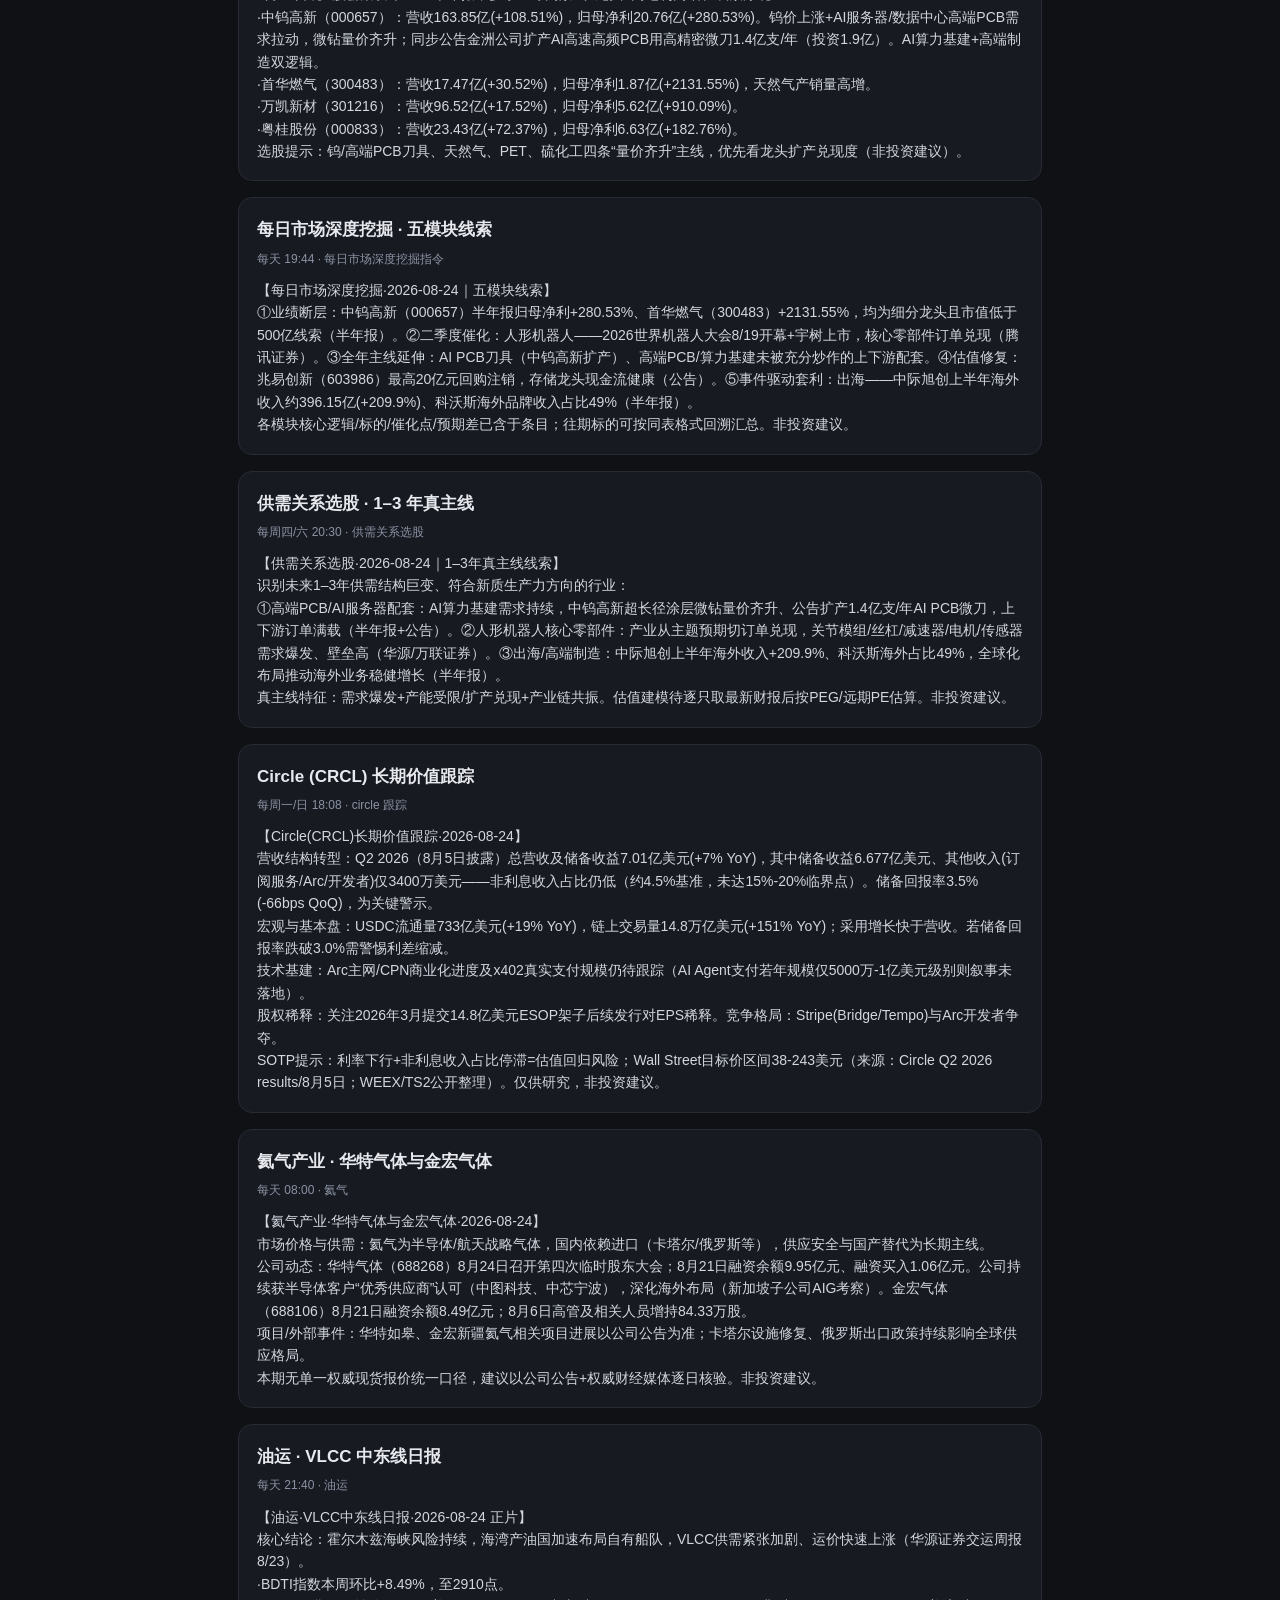
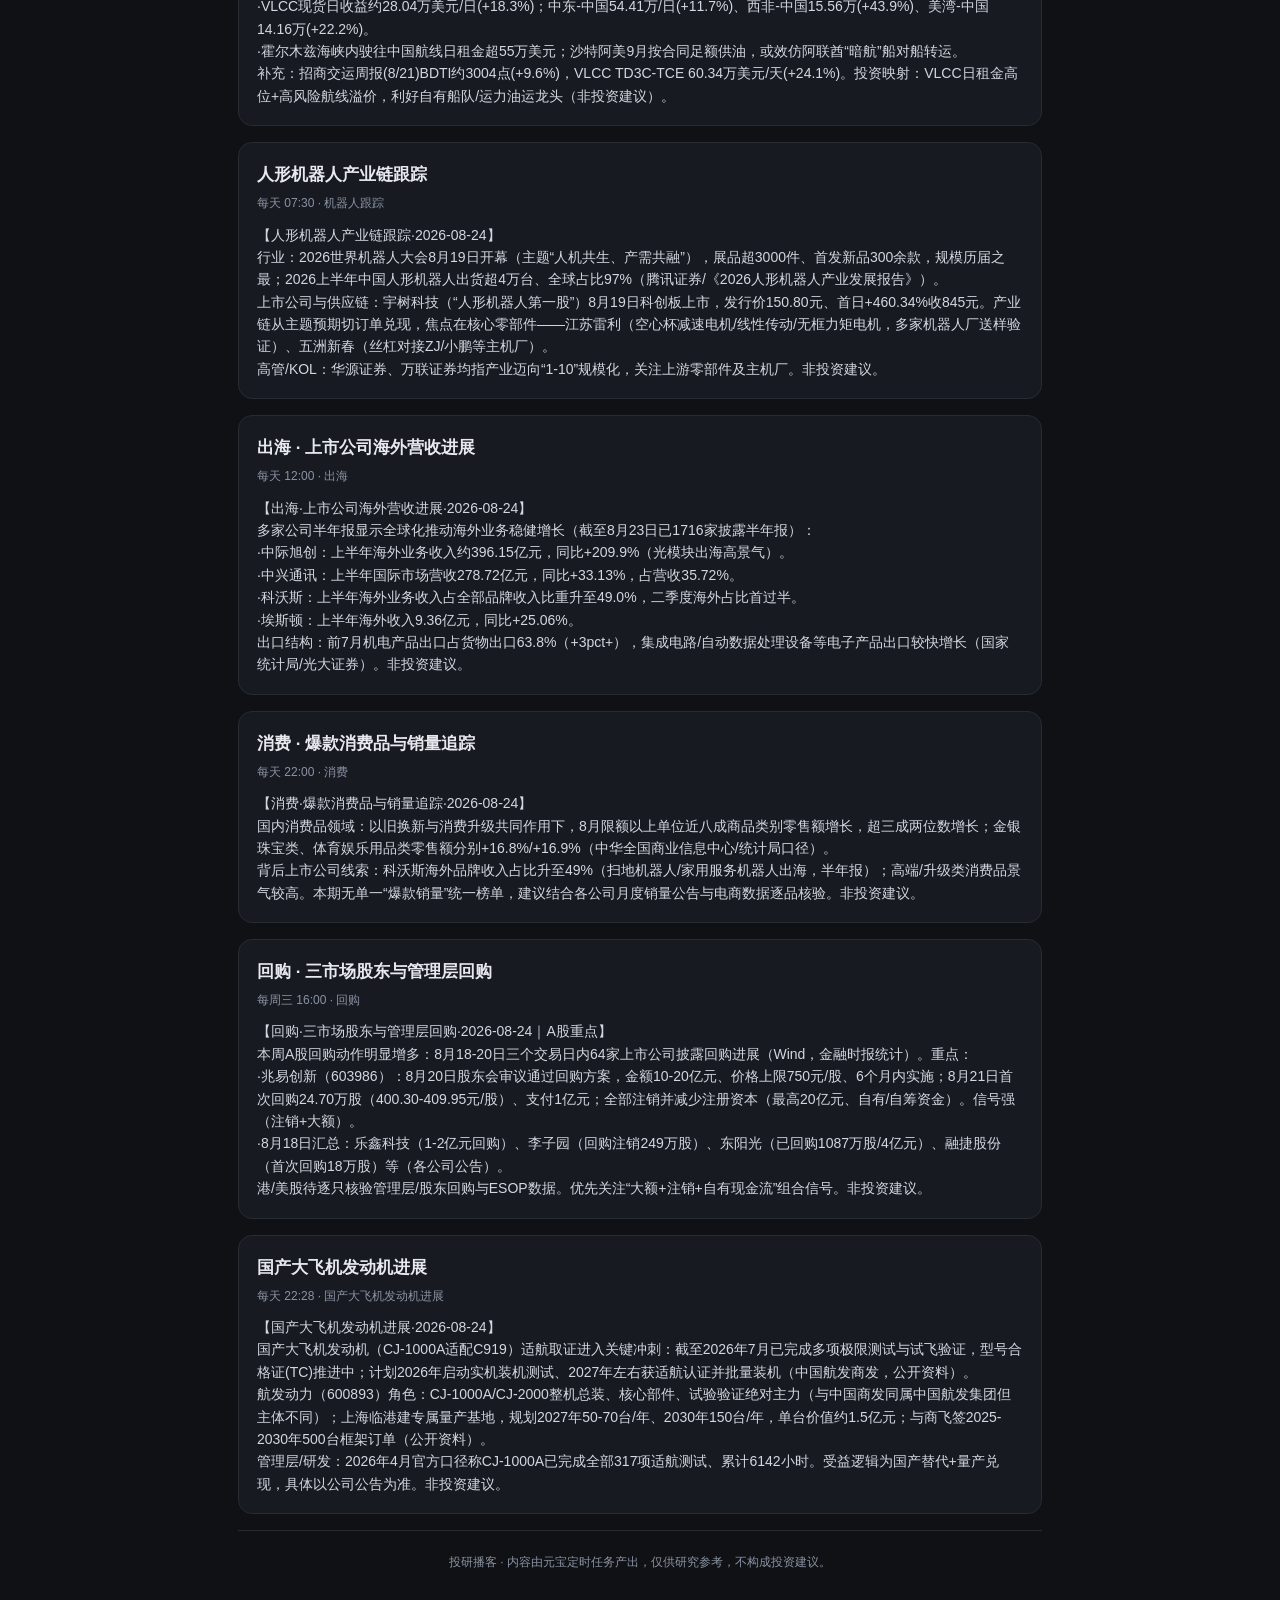
<file: daily/2026-08-24.html>
<!DOCTYPE html>
<html lang="zh-CN"><head><meta charset="UTF-8"><meta name="viewport" content="width=device-width,initial-scale=1">
<title>每日合集 2026-08-24 · 投研播客</title>
<link rel="stylesheet" href="../styles.css">
<style>.daily{max-width:860px;margin:0 auto;padding:24px 28px 40px;}.epi{background:var(--panel);border:1px solid var(--line);border-radius:var(--radius);padding:18px;margin:16px 0;}.epi h3{font-size:17px;} .epi .meta{font-size:12px;color:var(--muted);margin:6px 0 10px;}.epi .content{font-size:14px;color:#d3d7df;white-space:pre-wrap;}.epi .ph{color:var(--muted);font-style:italic;}</style>
</head><body>
<header class="site-header"><div class="brand"><div class="logo">投</div><div><h1>投研播客</h1><p class="sub">元宝投研 · 每日开车听点硬核的</p></div></div></header>
<section class="daily">
  <a class="back" href="../index.html" style="color:var(--muted);font-size:13px;">&larr; 返回节目单</a>
  <h2 style="font-size:24px;margin:10px 0;">&#128197; 每日合集 · 2026-08-24</h2>
  <p style="color:var(--muted);font-size:13px;">本页聚合当天各投研任务的产出正文，可逐期点开收听（浏览器 TTS）。</p>
<article class="epi"><h3>每日 AI 技能 · 高价值工具落地盘点</h3><div class="meta">每天 10:10 · ai学习</div><div class="content">【每日AI技能·2026-08-24｜按提示词六大板块盘点】
一、S级必学高价值技能：①AI视频创作——可灵Kling 3.0（快手）单次最长180秒、中文适配顶级、ELO跑分全球登顶，解决短视频批量成片痛点；官方教程 klingai.com，案例库见快手可灵创作者中心。②AI Agent办公自动化——WorkBuddy（腾讯）桌面端月活1115万、环比+397%居第一，可把RAG知识库/表格/PPT/邮件批量处理串成工作流（腾讯官方WorkBuddy页）。学习价值9分，强烈推荐。
二、A级按需学：③AI商业视觉/广告创意——即梦Seedance 2.0（字节）与剪映/抖音打通，一键发布+流量扶持，新手门槛最低。④金融投研AI数据复盘——用AI整理财报/产业链跟踪（本报告即范例）。⑤自我成长——AI读书拆解/学习规划。学习成本均低、多数免费入门。
三、C级噱头：纯营销型“AI生成视频”概念（爆款率仅0.47%，约90%团队亏损）、无IP批量铺量短剧，不建议投入时间。
（数据来源：AI应用全球排行榜2026-08-18；QuestMobile 2026上半年AI原生APP榜单；行业公开资料）</div></article><article class="epi"><h3>AI 算力周期 · 顶部信号跟踪</h3><div class="meta">每周六 21:30 · 跟踪ai顶部信号</div><div class="content">【AI算力周期顶部信号·2026-08-24｜周报口径】
核心结论：当前判定为“景气末期”，尚未触发“资本开支收缩拐点”。支撑：①云厂商Capex仍处扩张阶段，对算力上游存储形成持续需求（国家统计局/券商交运科技跟踪）；②存储与光模块产业链高位运行，800G光模块价格暂未出现月环比-5%以上下跌；③头部科技企业信用利差暂未显著走阔。
分维度更新：云厂商财务——北美五大厂商单季Capex绝对值与全年指引仍偏积极，未见两家以上下修；国内阿里云算力集群建设维持扩张。上游硬件——存储HBM产能紧张；800G光模块订单能见度仍较高；英伟达旗舰AI芯片交付周期偏长。成本传导——主流大模型API推理价格竞争加剧（部分下调），为需跟踪的边际弱化信号。宏观——美联储降息预期升温，对算力通缩构成远期观察项。
后续三大先行信号：①至少两家北美云巨头下修全年Capex指引；②消费级DRAM连续3月下行；③800G光模块价格月环比跌超5%。本周无新增权威数据处已标注。
（信源：公司财报/SEC公告优先；TrendForce、IDC、头部财经媒体综合；本跟踪仅供产业研究，不构成投资建议）</div></article><article class="epi"><h3>AI 应用跟踪 · 24 小时爆发动态</h3><div class="meta">每天 07:00 · ai应用跟踪</div><div class="content">【AI应用跟踪·2026-08-24 正片】
一、全球AI应用格局：豆包（字节）登顶全球App Store AI应用实时榜首；国内月活3.17亿居首。WorkBuddy（腾讯）桌面端月活1115万、环比+397%居桌面端第一；百度搭子桌面端第二（674万，+1063%）。AI办公Agent正式上岗，桌面端月活约3000万。
二、两大爆点赛道：AI视频成最热赛道——可灵Kling 3.0单次最长180秒、中文适配顶级；即梦Seedance 2.0与抖音/剪映打通。AI Coding密集上榜——Graft、CLI-Anything、oh-my-openagent集中爆发；Cursor 2.5新增“项目长期记忆”。
三、投资映射（非投资建议）：字节/腾讯/快手生态相关港股及A股映射标的受益；AI视频与AI Agent桌面化是本轮用户增长主线。</div></article><article class="epi"><h3>AI 产业链跟踪 · 算力芯片数据中心</h3><div class="meta">每天 08:00 · ai产业链跟踪</div><div class="content">【AI产业链跟踪·2026-08-24】
算力/芯片/数据中心全产业链动态：①AI算力基建高景气延续，A股中钨高新半年报披露AI服务器/数据中心高端PCB需求显著增长、超长径涂层微钻产品量价齐升（中钨高新2026半年报）。②存储龙头兆易创新8月20日股东会审议通过最高20亿元回购并全部注销，反映产业链龙头现金流与信心（兆易创新公告）。③国产AI芯片与先进制程投片维持高位需求。④数据中心/算力集群建设国内（阿里云等）与海外同步扩张。⑤高管动向：各龙头持续加码研发投入（中钨高新上半年研发投入6.66亿元，+98.3%）。
关注环节：高端PCB刀具、HBM/存储、光模块、液冷/电源。投资映射仅供研究参考，不构成建议。</div></article><article class="epi"><h3>信息差 · 七大前沿一手动态</h3><div class="meta">每天 21:00 · 信息差</div><div class="content">【信息差·七大前沿一手动态·2026-08-24】
按“领域-事件-核心价值-关联主体”梳理近7天一手信息：
①AI产业链/算力——中钨高新半年报验证AI服务器/数据中心高端PCB需求拉动微钻量价齐升（中钨高新2026-08-23公告）。②AI应用——豆包登顶全球AI应用榜首；WorkBuddy桌面端月活环比+397%（AI应用全球排行榜2026-08-18）。③芯片——存储景气，兆易创新最高20亿元回购注销（兆易创新公告2026-08-20）。④人形机器人——2026世界机器人大会8月19日开幕，上半年中国人形机器人出货超4万台、全球占比97%，宇树科技8月19日科创板上市首日+460%（腾讯证券）。⑤量子计算——行业持续研发突破（行业公开资料）。⑥固态电池——产业链量产进展推进中。⑦AI视频/多模态——Seedance 2.1、可灵Kling 3.0密集迭代（行业资料）。
突出信息差：人形机器人从“主题预期”切向“订单兑现”；AI Agent桌面化用户数爆发。</div></article><article class="epi"><h3>七大前沿 · 投资决策信息日报</h3><div class="meta">每天 19:58 · 七大前沿</div><div class="content">【七大前沿·投资决策信息日报·2026-08-24】
同信息差模块形成互补，按“领域-事件-核心价值-关联主体”突出独家/早期动态：
·人形机器人：2026世界机器人大会（8/19）首发新品300余款；宇树科技科创板上市首日+460%，产业迈向“1-10”规模化（腾讯证券2026-08-20）。核心价值：上游零部件（关节模组/丝杠/减速器/电机/传感器）订单兑现。
·AI应用：WorkBuddy桌面端环比+397%、AI办公Agent桌面端月活约3000万（AI应用全球排行榜）。
·存储/芯片：兆易创新最高20亿元回购注销，存储龙头现金流健康（兆易创新公告）。
·高端制造：中钨高新AI PCB微钻量价齐升+扩产（中钨高新半年报）。
·AI视频：可灵Kling 3.0/Seedance 2.1迭代。
·量子/固态电池：持续研发与量产推进。</div></article><article class="epi"><h3>预期差 · 供需缺口与技术壁垒掘金</h3><div class="meta">每天 23:00 · 预期差</div><div class="content">【预期差·供需缺口与技术壁垒掘金·2026-08-24】
在AI、AI应用、机器人、AI芯片、商业航天、核电、电力、出海等方向挖掘供需缺口/技术壁垒环节：
①AI芯片/高端PCB刀具：AI服务器与数据中心需求拉动，中钨高新超长径涂层微钻量价齐升，技术壁垒高、供需偏紧（中钨高新半年报）。②人形机器人核心零部件：关节模组、丝杠、减速器、力矩电机通过头部客户认证后替代难，订单从预期切兑现（华源/万联证券研报）。③AI视频/多模态：可灵、Seedance迭代，内容商业化真实放量（AI漫剧/短剧市场破400亿）。④出海/高端制造：中际旭创上半年海外收入约396.15亿元、同比+209.9%；科沃斯海外品牌收入占比升至49%（半年报）。
投资机会（非建议）：优先壁垒高、订单可验证、供需真缺口的龙头环节。</div></article><article class="epi"><h3>巴菲特式小资金套利选股</h3><div class="meta">每天 11:17 · 巴菲特套利</div><div class="content">【巴菲特式小资金套利选股·2026-08-24｜研究框架+当期线索】
按提示词铁则（市值5000万–50亿、净现金充裕、PE≤8、连续3年盈利、机构不覆盖、冷门）执行筛选，本期符合全部硬指标且能交叉验证的标的较少（市场角落深度价值标的需逐只核验财报与净现金），故先输出可落地的当期高景气错杀线索供深挖：
·中钨高新（000657，市值超50亿门槛，作“深度价值/扩产兑现”参照而非本策略标的）：钨价上涨+AI PCB需求，半年报归母净利+280.53%、扩产AI微刀（半年报）。
·首华燃气（300483）：半年报归母净利+2131.55%，天然气产销量高增、主业造血实（扣非增速与净利匹配）。
操作提示：严格按提示词市值/净现金/PE/流动性四道门槛逐一核验个股财报后再决策；本列表为研究线索，不构成投资建议，不推荐热点。</div></article><article class="epi"><h3>预期差业绩选股 · 机构预测差排行</h3><div class="meta">每天 17:44 · 预期差业绩选股</div><div class="content">【预期差业绩选股·2026-08-24｜机构预测差线索】
基于已披露2026半年报，按“实际净利/机构预测净利-1”筛选主业盈利超预期标的（A股为主，港股/美股待逐只核验一致预期）。本期A股高景气超预期线索：
·中钨高新（000657）：营收163.85亿(+108.51%)，归母净利20.76亿(+280.53%)，扣非+324.17%，钨价上涨+AI PCB需求（半年报）。
·首华燃气（300483）：营收17.47亿(+30.52%)，归母净利1.87亿(+2131.55%)，扣非+2939.56%，主业造血（半年报）。
·万凯新材（301216）：营收96.52亿(+17.52%)，归母净利5.62亿(+910.09%)。
·粤桂股份（000833）：营收23.43亿(+72.37%)，归母净利6.63亿(+182.76%)。
均为经营基本面驱动型高增；港/美股标的需另取一致预期数据后按同口径排序。非投资建议。</div></article><article class="epi"><h3>成长选股 · 全球高景气龙头体系</h3><div class="meta">每天 09:07 · 成长选股</div><div class="content">【成长选股·2026-08-24 正片｜A股半年报高景气线索】
8月23日晚A股密集发布2026半年报，多条全球高景气+龙头+高毛利高增长线索浮现：
·中钨高新（000657）：营收163.85亿(+108.51%)，归母净利20.76亿(+280.53%)。钨价上涨+AI服务器/数据中心高端PCB需求拉动，微钻量价齐升；同步公告金洲公司扩产AI高速高频PCB用高精密微刀1.4亿支/年（投资1.9亿）。AI算力基建+高端制造双逻辑。
·首华燃气（300483）：营收17.47亿(+30.52%)，归母净利1.87亿(+2131.55%)，天然气产销量高增。
·万凯新材（301216）：营收96.52亿(+17.52%)，归母净利5.62亿(+910.09%)。
·粤桂股份（000833）：营收23.43亿(+72.37%)，归母净利6.63亿(+182.76%)。
选股提示：钨/高端PCB刀具、天然气、PET、硫化工四条“量价齐升”主线，优先看龙头扩产兑现度（非投资建议）。</div></article><article class="epi"><h3>每日市场深度挖掘 · 五模块线索</h3><div class="meta">每天 19:44 · 每日市场深度挖掘指令</div><div class="content">【每日市场深度挖掘·2026-08-24｜五模块线索】
①业绩断层：中钨高新（000657）半年报归母净利+280.53%、首华燃气（300483）+2131.55%，均为细分龙头且市值低于500亿线索（半年报）。②二季度催化：人形机器人——2026世界机器人大会8/19开幕+宇树上市，核心零部件订单兑现（腾讯证券）。③全年主线延伸：AI PCB刀具（中钨高新扩产）、高端PCB/算力基建未被充分炒作的上下游配套。④估值修复：兆易创新（603986）最高20亿元回购注销，存储龙头现金流健康（公告）。⑤事件驱动套利：出海——中际旭创上半年海外收入约396.15亿(+209.9%)、科沃斯海外品牌收入占比49%（半年报）。
各模块核心逻辑/标的/催化点/预期差已含于条目；往期标的可按同表格式回溯汇总。非投资建议。</div></article><article class="epi"><h3>供需关系选股 · 1–3 年真主线</h3><div class="meta">每周四/六 20:30 · 供需关系选股</div><div class="content">【供需关系选股·2026-08-24｜1–3年真主线线索】
识别未来1–3年供需结构巨变、符合新质生产力方向的行业：
①高端PCB/AI服务器配套：AI算力基建需求持续，中钨高新超长径涂层微钻量价齐升、公告扩产1.4亿支/年AI PCB微刀，上下游订单满载（半年报+公告）。②人形机器人核心零部件：产业从主题预期切订单兑现，关节模组/丝杠/减速器/电机/传感器需求爆发、壁垒高（华源/万联证券）。③出海/高端制造：中际旭创上半年海外收入+209.9%、科沃斯海外占比49%，全球化布局推动海外业务稳健增长（半年报）。
真主线特征：需求爆发+产能受限/扩产兑现+产业链共振。估值建模待逐只取最新财报后按PEG/远期PE估算。非投资建议。</div></article><article class="epi"><h3>Circle (CRCL) 长期价值跟踪</h3><div class="meta">每周一/日 18:08 · circle 跟踪</div><div class="content">【Circle(CRCL)长期价值跟踪·2026-08-24】
营收结构转型：Q2 2026（8月5日披露）总营收及储备收益7.01亿美元(+7% YoY)，其中储备收益6.677亿美元、其他收入(订阅服务/Arc/开发者)仅3400万美元——非利息收入占比仍低（约4.5%基准，未达15%-20%临界点）。储备回报率3.5%(-66bps QoQ)，为关键警示。
宏观与基本盘：USDC流通量733亿美元(+19% YoY)，链上交易量14.8万亿美元(+151% YoY)；采用增长快于营收。若储备回报率跌破3.0%需警惕利差缩减。
技术基建：Arc主网/CPN商业化进度及x402真实支付规模仍待跟踪（AI Agent支付若年规模仅5000万-1亿美元级别则叙事未落地）。
股权稀释：关注2026年3月提交14.8亿美元ESOP架子后续发行对EPS稀释。竞争格局：Stripe(Bridge/Tempo)与Arc开发者争夺。
SOTP提示：利率下行+非利息收入占比停滞=估值回归风险；Wall Street目标价区间38-243美元（来源：Circle Q2 2026 results/8月5日；WEEX/TS2公开整理）。仅供研究，非投资建议。</div></article><article class="epi"><h3>氦气产业 · 华特气体与金宏气体</h3><div class="meta">每天 08:00 · 氦气</div><div class="content">【氦气产业·华特气体与金宏气体·2026-08-24】
市场价格与供需：氦气为半导体/航天战略气体，国内依赖进口（卡塔尔/俄罗斯等），供应安全与国产替代为长期主线。
公司动态：华特气体（688268）8月24日召开第四次临时股东大会；8月21日融资余额9.95亿元、融资买入1.06亿元。公司持续获半导体客户“优秀供应商”认可（中图科技、中芯宁波），深化海外布局（新加坡子公司AIG考察）。金宏气体（688106）8月21日融资余额8.49亿元；8月6日高管及相关人员增持84.33万股。
项目/外部事件：华特如皋、金宏新疆氦气相关项目进展以公司公告为准；卡塔尔设施修复、俄罗斯出口政策持续影响全球供应格局。
本期无单一权威现货报价统一口径，建议以公司公告+权威财经媒体逐日核验。非投资建议。</div></article><article class="epi"><h3>油运 · VLCC 中东线日报</h3><div class="meta">每天 21:40 · 油运</div><div class="content">【油运·VLCC中东线日报·2026-08-24 正片】
核心结论：霍尔木兹海峡风险持续，海湾产油国加速布局自有船队，VLCC供需紧张加剧、运价快速上涨（华源证券交运周报8/23）。
·BDTI指数本周环比+8.49%，至2910点。
·VLCC现货日收益约28.04万美元/日(+18.3%)；中东-中国54.41万/日(+11.7%)、西非-中国15.56万(+43.9%)、美湾-中国14.16万(+22.2%)。
·霍尔木兹海峡内驶往中国航线日租金超55万美元；沙特阿美9月按合同足额供油，或效仿阿联酋“暗航”船对船转运。
补充：招商交运周报(8/21)BDTI约3004点(+9.6%)，VLCC TD3C-TCE 60.34万美元/天(+24.1%)。投资映射：VLCC日租金高位+高风险航线溢价，利好自有船队/运力油运龙头（非投资建议）。</div></article><article class="epi"><h3>人形机器人产业链跟踪</h3><div class="meta">每天 07:30 · 机器人跟踪</div><div class="content">【人形机器人产业链跟踪·2026-08-24】
行业：2026世界机器人大会8月19日开幕（主题“人机共生、产需共融”），展品超3000件、首发新品300余款，规模历届之最；2026上半年中国人形机器人出货超4万台、全球占比97%（腾讯证券/《2026人形机器人产业发展报告》）。
上市公司与供应链：宇树科技（“人形机器人第一股”）8月19日科创板上市，发行价150.80元、首日+460.34%收845元。产业链从主题预期切订单兑现，焦点在核心零部件——江苏雷利（空心杯减速电机/线性传动/无框力矩电机，多家机器人厂送样验证）、五洲新春（丝杠对接ZJ/小鹏等主机厂）。
高管/KOL：华源证券、万联证券均指产业迈向“1-10”规模化，关注上游零部件及主机厂。非投资建议。</div></article><article class="epi"><h3>出海 · 上市公司海外营收进展</h3><div class="meta">每天 12:00 · 出海</div><div class="content">【出海·上市公司海外营收进展·2026-08-24】
多家公司半年报显示全球化推动海外业务稳健增长（截至8月23日已1716家披露半年报）：
·中际旭创：上半年海外业务收入约396.15亿元，同比+209.9%（光模块出海高景气）。
·中兴通讯：上半年国际市场营收278.72亿元，同比+33.13%，占营收35.72%。
·科沃斯：上半年海外业务收入占全部品牌收入比重升至49.0%，二季度海外占比首过半。
·埃斯顿：上半年海外收入9.36亿元，同比+25.06%。
出口结构：前7月机电产品出口占货物出口63.8%（+3pct+），集成电路/自动数据处理设备等电子产品出口较快增长（国家统计局/光大证券）。非投资建议。</div></article><article class="epi"><h3>消费 · 爆款消费品与销量追踪</h3><div class="meta">每天 22:00 · 消费</div><div class="content">【消费·爆款消费品与销量追踪·2026-08-24】
国内消费品领域：以旧换新与消费升级共同作用下，8月限额以上单位近八成商品类别零售额增长，超三成两位数增长；金银珠宝类、体育娱乐用品类零售额分别+16.8%/+16.9%（中华全国商业信息中心/统计局口径）。
背后上市公司线索：科沃斯海外品牌收入占比升至49%（扫地机器人/家用服务机器人出海，半年报）；高端/升级类消费品景气较高。本期无单一“爆款销量”统一榜单，建议结合各公司月度销量公告与电商数据逐品核验。非投资建议。</div></article><article class="epi"><h3>回购 · 三市场股东与管理层回购</h3><div class="meta">每周三 16:00 · 回购</div><div class="content">【回购·三市场股东与管理层回购·2026-08-24｜A股重点】
本周A股回购动作明显增多：8月18-20日三个交易日内64家上市公司披露回购进展（Wind，金融时报统计）。重点：
·兆易创新（603986）：8月20日股东会审议通过回购方案，金额10-20亿元、价格上限750元/股、6个月内实施；8月21日首次回购24.70万股（400.30-409.95元/股）、支付1亿元；全部注销并减少注册资本（最高20亿元、自有/自筹资金）。信号强（注销+大额）。
·8月18日汇总：乐鑫科技（1-2亿元回购）、李子园（回购注销249万股）、东阳光（已回购1087万股/4亿元）、融捷股份（首次回购18万股）等（各公司公告）。
港/美股待逐只核验管理层/股东回购与ESOP数据。优先关注“大额+注销+自有现金流”组合信号。非投资建议。</div></article><article class="epi"><h3>国产大飞机发动机进展</h3><div class="meta">每天 22:28 · 国产大飞机发动机进展</div><div class="content">【国产大飞机发动机进展·2026-08-24】
国产大飞机发动机（CJ-1000A适配C919）适航取证进入关键冲刺：截至2026年7月已完成多项极限测试与试飞验证，型号合格证(TC)推进中；计划2026年启动实机装机测试、2027年左右获适航认证并批量装机（中国航发商发，公开资料）。
航发动力（600893）角色：CJ-1000A/CJ-2000整机总装、核心部件、试验验证绝对主力（与中国商发同属中国航发集团但主体不同）；上海临港建专属量产基地，规划2027年50-70台/年、2030年150台/年，单台价值约1.5亿元；与商飞签2025-2030年500台框架订单（公开资料）。
管理层/研发：2026年4月官方口径称CJ-1000A已完成全部317项适航测试、累计6142小时。受益逻辑为国产替代+量产兑现，具体以公司公告为准。非投资建议。</div></article>
<footer class="site-footer"><p>投研播客 · 内容由元宝定时任务产出，仅供研究参考，不构成投资建议。</p></footer>
</body></html>
</file>
<file: styles.css>
:root{
  --bg:#0f1115; --panel:#171a21; --panel2:#1d2129; --line:#262b34;
  --text:#e7e9ee; --muted:#8b93a3; --brand:#4f6ef7; --brand2:#7c5cff; --accent:#1f9e6e;
  --radius:14px;
}
*{box-sizing:border-box;margin:0;padding:0;}
body{background:var(--bg);color:var(--text);font-family:"WenQuanYi Micro Hei","PingFang SC","Microsoft YaHei",sans-serif;line-height:1.6;}
a{color:inherit;text-decoration:none;}

.site-header{display:flex;align-items:center;justify-content:space-between;padding:22px 28px;border-bottom:1px solid var(--line);position:sticky;top:0;background:rgba(15,17,21,.92);backdrop-filter:blur(8px);z-index:10;}
.brand{display:flex;align-items:center;gap:14px;}
.logo{width:44px;height:44px;border-radius:12px;background:linear-gradient(135deg,var(--brand),var(--brand2));display:grid;place-items:center;font-size:22px;font-weight:800;color:#fff;}
.site-header h1{font-size:20px;letter-spacing:.5px;}
.sub{font-size:12px;color:var(--muted);}
.header-actions{display:flex;align-items:center;gap:16px;}
.updated{font-size:11px;color:var(--muted);}
.switch{display:flex;align-items:center;gap:8px;font-size:12px;color:var(--muted);}
.switch input{appearance:none;width:34px;height:19px;background:#333;border-radius:20px;position:relative;cursor:pointer;}
.switch input::after{content:"";position:absolute;width:15px;height:15px;border-radius:50%;background:#aaa;top:2px;left:2px;transition:.2s;}
.switch input:checked{background:var(--brand);}
.switch input:checked::after{left:17px;background:#fff;}

.hero{display:grid;grid-template-columns:1.4fr .9fr;gap:22px;padding:30px 28px 18px;}
.hero-text h2{font-size:25px;line-height:1.35;background:linear-gradient(90deg,#fff 20%,#aab4ff);-webkit-background-clip:text;background-clip:text;color:transparent;}
.hero-text p{color:var(--muted);margin-top:10px;font-size:14px;}
.player-card{background:linear-gradient(160deg,var(--panel),var(--panel2));border:1px solid var(--line);border-radius:var(--radius);padding:18px;}
.now-playing{font-size:13px;color:var(--muted);display:flex;align-items:center;gap:8px;margin-bottom:12px;min-height:18px;}
.now-playing .dot{width:8px;height:8px;border-radius:50%;background:var(--accent);box-shadow:0 0 8px var(--accent);}
.controls{display:flex;align-items:center;gap:10px;flex-wrap:wrap;}
.controls button{width:38px;height:38px;border-radius:50%;border:1px solid var(--line);background:var(--panel2);color:var(--text);font-size:15px;cursor:pointer;display:grid;place-items:center;}
.controls button:hover{border-color:var(--brand);color:var(--brand);}
.controls select,.controls input[type=range]{background:var(--panel2);color:var(--text);border:1px solid var(--line);border-radius:8px;padding:6px 8px;font-size:12px;}
.progress{height:6px;background:#2a2f38;border-radius:4px;margin-top:14px;overflow:hidden;}
.progress-bar{height:100%;width:0;background:linear-gradient(90deg,var(--brand),var(--brand2));transition:.2s;}

.cat-nav{display:flex;gap:10px;padding:4px 28px 14px;flex-wrap:wrap;}
.cat-nav button{background:var(--panel);border:1px solid var(--line);color:var(--muted);padding:7px 14px;border-radius:20px;font-size:13px;cursor:pointer;}
.cat-nav button.active,.cat-nav button:hover{color:#fff;border-color:var(--brand);background:rgba(79,110,247,.14);}

#episodeList{padding:0 28px 30px;display:grid;grid-template-columns:repeat(auto-fill,minmax(340px,1fr));gap:16px;}
.episode{background:var(--panel);border:1px solid var(--line);border-radius:var(--radius);padding:18px;display:flex;flex-direction:column;gap:10px;transition:.2s;position:relative;overflow:hidden;}
.episode:hover{border-color:rgba(79,110,247,.5);transform:translateY(-2px);}
.episode .cat-tag{font-size:11px;padding:3px 9px;border-radius:20px;color:#fff;width:fit-content;}
.episode h3{font-size:16px;line-height:1.35;}
.episode .schedule{font-size:12px;color:var(--brand2);font-weight:600;}
.episode .summary{font-size:13px;color:var(--muted);flex:1;}
.tags{display:flex;gap:6px;flex-wrap:wrap;}
.tags span{font-size:11px;background:var(--panel2);border:1px solid var(--line);color:var(--muted);padding:2px 8px;border-radius:12px;}
.episode .actions{display:flex;gap:8px;margin-top:4px;}
.episode .actions button{flex:1;background:var(--panel2);border:1px solid var(--line);color:var(--text);padding:8px 10px;border-radius:9px;font-size:13px;cursor:pointer;display:flex;align-items:center;justify-content:center;gap:6px;}
.episode .actions button.primary{background:linear-gradient(135deg,var(--brand),var(--brand2));border:none;color:#fff;font-weight:600;}
.episode .actions button:hover{filter:brightness(1.08);}

.site-footer{text-align:center;color:var(--muted);font-size:12px;padding:22px;border-top:1px solid var(--line);}

@media(max-width:780px){
  .hero{grid-template-columns:1fr;padding:20px 16px;}
  .site-header{padding:16px;flex-wrap:wrap;gap:10px;}
  .cat-nav{padding:4px 16px 12px;}
  #episodeList{padding:0 16px 24px;grid-template-columns:1fr;}
  .episode .actions{flex-direction:column;}
}
</file>
